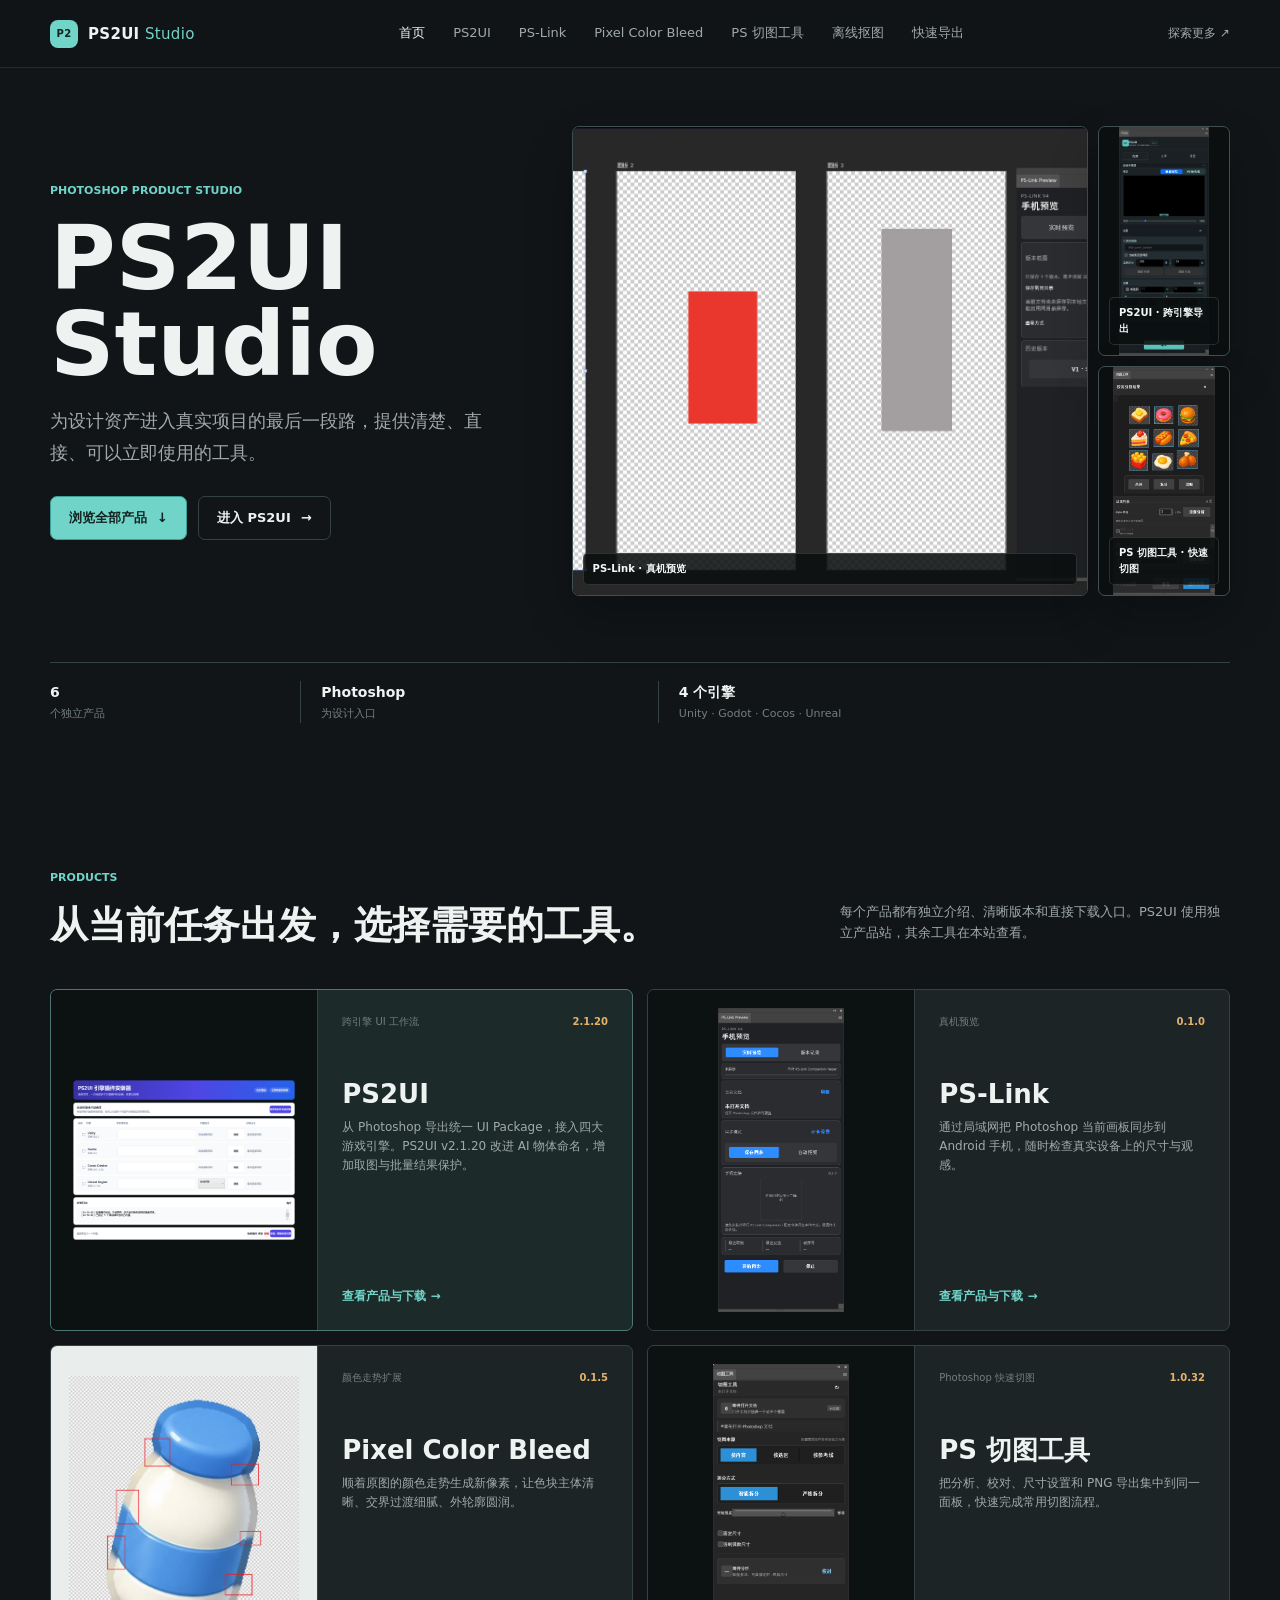
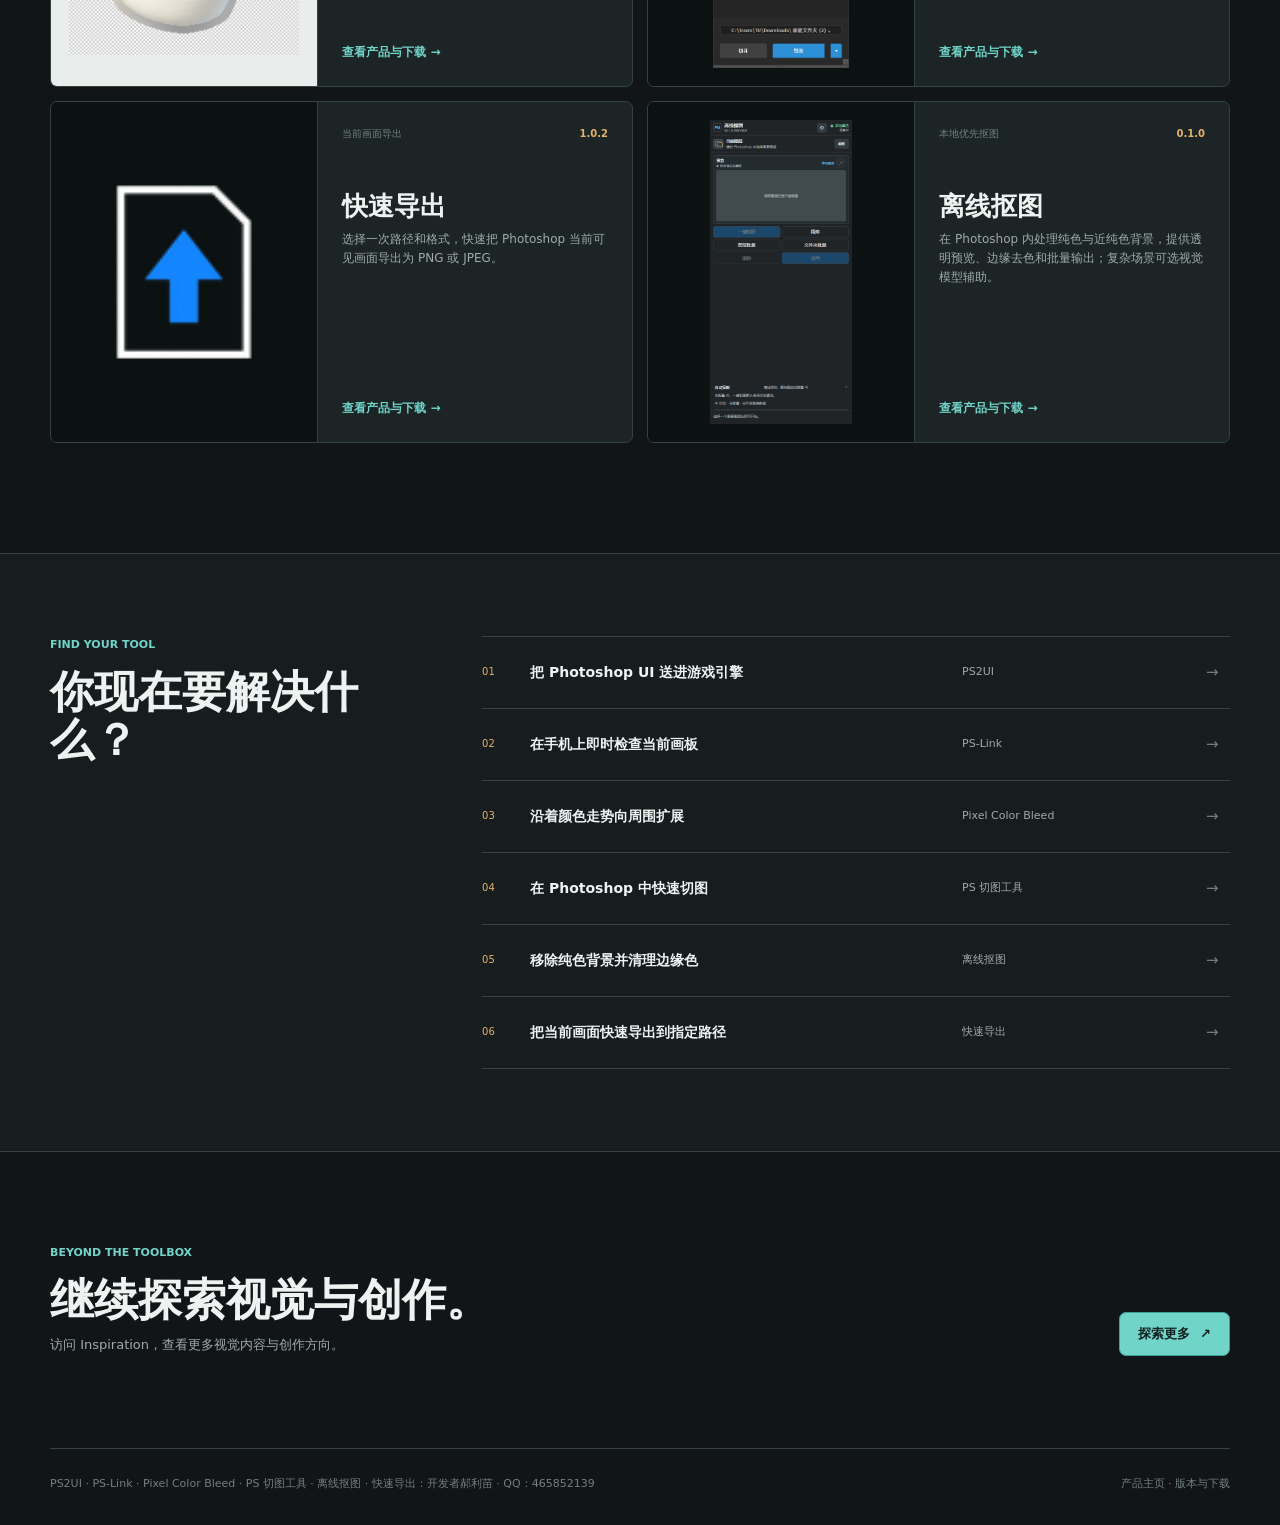
<file: index.html>
<!doctype html>
<html lang="zh-CN">
  <head>
    <meta charset="UTF-8" />
    <meta name="viewport" content="width=device-width, initial-scale=1" />
    <meta name="theme-color" content="#111518" />
    <meta name="description" content="PS2UI Studio 产品主页：面向 Photoshop 与游戏 UI 工作流的实用工具集合。" />
    <title>PS2UI Studio | 产品主页</title>
    <link rel="stylesheet" href="./styles.css" />
  </head>
  <body class="home-page">
    <header class="site-header">
      <a class="wordmark" href="./" aria-label="PS2UI Studio 首页"><span class="wordmark-mark">P2</span><span>PS2UI <em>Studio</em></span></a>
      <nav class="site-nav" aria-label="主导航">
        <a class="current" href="./" aria-current="page">首页</a>
        <a href="https://homer79980.github.io/PS2UI/">PS2UI</a>
        <a href="./ps-link.html">PS-Link</a>
        <a href="./pixel-color-bleed.html">Pixel Color Bleed</a>
        <a href="./ps-slicer.html">PS 切图工具</a>
        <a href="./ps-offline-mask.html">离线抠图</a>
        <a href="./quick-export.html">快速导出</a>
      </nav>
      <a class="header-link" href="https://leowalker023.github.io/lnspiration/" target="_blank" rel="noreferrer">探索更多 <span aria-hidden="true">↗</span></a>
    </header>

    <main>
      <section class="home-hero section-shell">
        <div class="home-hero-copy">
          <p class="eyebrow">PHOTOSHOP PRODUCT STUDIO</p>
          <h1>PS2UI Studio</h1>
          <p class="home-hero-lead">为设计资产进入真实项目的最后一段路，提供清楚、直接、可以立即使用的工具。</p>
          <div class="hero-actions">
            <a class="button button-primary" href="#products">浏览全部产品 <span aria-hidden="true">↓</span></a>
            <a class="button button-quiet" href="https://homer79980.github.io/PS2UI/">进入 PS2UI <span aria-hidden="true">→</span></a>
          </div>
        </div>

        <div class="home-showcase" aria-label="PS2UI Studio 产品界面预览">
          <figure class="home-shot home-shot-wide">
            <img src="./assets/ps-link-multi-artboard-preview.png" alt="PS-Link 多画板手机预览界面" />
            <figcaption>PS-Link · 真机预览</figcaption>
          </figure>
          <figure class="home-shot home-shot-panel">
            <img src="./assets/ps2ui-panel-nine-slice.png" alt="PS2UI Photoshop 九宫格面板" />
            <figcaption>PS2UI · 跨引擎导出</figcaption>
          </figure>
          <figure class="home-shot home-shot-panel">
            <img src="./assets/ps-slicer-review.png" alt="PS 切图工具切图校对面板" />
            <figcaption>PS 切图工具 · 快速切图</figcaption>
          </figure>
        </div>

        <div class="home-hero-meta" aria-label="工作室概览">
          <span><strong>6</strong> 个独立产品</span>
          <span><strong>Photoshop</strong> 为设计入口</span>
          <span><strong>4 个引擎</strong> Unity · Godot · Cocos · Unreal</span>
        </div>
      </section>

      <section id="products" class="home-products section-shell">
        <div class="section-heading home-section-heading">
          <div>
            <p class="eyebrow">PRODUCTS</p>
            <h2>从当前任务出发，选择需要的工具。</h2>
          </div>
          <p>每个产品都有独立介绍、清晰版本和直接下载入口。PS2UI 使用独立产品站，其余工具在本站查看。</p>
        </div>

        <div class="home-product-grid">
          <article class="home-product-card home-product-featured">
            <a class="home-product-visual" href="https://homer79980.github.io/PS2UI/" aria-label="查看 PS2UI 产品页">
              <img src="./assets/engine-installer-main.png" alt="PS2UI Engine Installer 主界面，显示 Unity、Godot、Cocos Creator 和 Unreal Engine" />
            </a>
            <div class="home-product-body">
              <div class="home-product-topline"><span>跨引擎 UI 工作流</span><strong data-product-version="ps2ui">当前版本</strong></div>
              <h3>PS2UI</h3>
              <p>从 Photoshop 导出统一 UI Package，接入四大游戏引擎。PS2UI v2.1.20 改进 AI 物体命名，增加取图与批量结果保护。</p>
              <a class="text-link" href="https://homer79980.github.io/PS2UI/">查看产品与下载 <span aria-hidden="true">→</span></a>
            </div>
          </article>

          <article class="home-product-card">
            <a class="home-product-visual" href="./ps-link.html" aria-label="查看 PS-Link 产品页">
              <img src="./assets/ps-link-preview-panel.png" alt="PS-Link Photoshop 手机预览控制面板" />
            </a>
            <div class="home-product-body">
              <div class="home-product-topline"><span>真机预览</span><strong data-product-version="ps-link">当前版本</strong></div>
              <h3>PS-Link</h3>
              <p>通过局域网把 Photoshop 当前画板同步到 Android 手机，随时检查真实设备上的尺寸与观感。</p>
              <a class="text-link" href="./ps-link.html">查看产品与下载 <span aria-hidden="true">→</span></a>
            </div>
          </article>

          <article class="home-product-card">
            <a class="home-product-visual home-product-visual-light" href="./pixel-color-bleed.html" aria-label="查看 Pixel Color Bleed 产品页">
              <img src="./assets/pixel-color-bleed-demo.png" alt="Pixel Color Bleed 沿颜色走势向周围扩展的效果" />
            </a>
            <div class="home-product-body">
              <div class="home-product-topline"><span>颜色走势扩展</span><strong data-product-version="pixel-color-bleed">当前版本</strong></div>
              <h3>Pixel Color Bleed</h3>
              <p>顺着原图的颜色走势生成新像素，让色块主体清晰、交界过渡细腻、外轮廓圆润。</p>
              <a class="text-link" href="./pixel-color-bleed.html">查看产品与下载 <span aria-hidden="true">→</span></a>
            </div>
          </article>

          <article class="home-product-card">
            <a class="home-product-visual" href="./ps-slicer.html" aria-label="查看 PS 切图工具产品页">
              <img src="./assets/ps-slicer-main-panel.png" alt="PS 切图工具 Photoshop 主面板" />
            </a>
            <div class="home-product-body">
              <div class="home-product-topline"><span>Photoshop 快速切图</span><strong data-product-version="ps-slicer">当前版本</strong></div>
              <h3>PS 切图工具</h3>
              <p>把分析、校对、尺寸设置和 PNG 导出集中到同一面板，快速完成常用切图流程。</p>
              <a class="text-link" href="./ps-slicer.html">查看产品与下载 <span aria-hidden="true">→</span></a>
            </div>
          </article>


          <article class="home-product-card">
            <a class="home-product-visual" href="./quick-export.html" aria-label="查看快速导出产品页">
              <img src="./assets/quick-export-icon.png" alt="快速导出 Photoshop 插件图标" />
            </a>
            <div class="home-product-body">
              <div class="home-product-topline"><span>当前画面导出</span><strong data-product-version="quick-export">当前版本</strong></div>
              <h3>快速导出</h3>
              <p>选择一次路径和格式，快速把 Photoshop 当前可见画面导出为 PNG 或 JPEG。</p>
              <a class="text-link" href="./quick-export.html">查看产品与下载 <span aria-hidden="true">→</span></a>
            </div>
          </article>

          <article class="home-product-card">
            <a class="home-product-visual" href="./ps-offline-mask.html" aria-label="查看离线抠图产品页">
              <img src="./assets/ps-offline-mask-panel.png" alt="离线抠图 Photoshop 主面板" />
            </a>
            <div class="home-product-body">
              <div class="home-product-topline"><span>本地优先抠图</span><strong data-product-version="ps-offline-mask">当前版本</strong></div>
              <h3>离线抠图</h3>
              <p>在 Photoshop 内处理纯色与近纯色背景，提供透明预览、边缘去色和批量输出；复杂场景可选视觉模型辅助。</p>
              <a class="text-link" href="./ps-offline-mask.html">查看产品与下载 <span aria-hidden="true">→</span></a>
            </div>
          </article>
        </div>
      </section>

      <section class="home-task-band">
        <div class="section-shell home-task-inner">
          <div class="home-task-intro">
            <p class="eyebrow">FIND YOUR TOOL</p>
            <h2>你现在要解决什么？</h2>
          </div>
          <div class="home-task-list">
            <a href="https://homer79980.github.io/PS2UI/"><span>01</span><strong>把 Photoshop UI 送进游戏引擎</strong><em>PS2UI</em><b aria-hidden="true">→</b></a>
            <a href="./ps-link.html"><span>02</span><strong>在手机上即时检查当前画板</strong><em>PS-Link</em><b aria-hidden="true">→</b></a>
            <a href="./pixel-color-bleed.html"><span>03</span><strong>沿着颜色走势向周围扩展</strong><em>Pixel Color Bleed</em><b aria-hidden="true">→</b></a>
            <a href="./ps-slicer.html"><span>04</span><strong>在 Photoshop 中快速切图</strong><em>PS 切图工具</em><b aria-hidden="true">→</b></a>
            <a href="./ps-offline-mask.html"><span>05</span><strong>移除纯色背景并清理边缘色</strong><em>离线抠图</em><b aria-hidden="true">→</b></a>
            <a href="./quick-export.html"><span>06</span><strong>把当前画面快速导出到指定路径</strong><em>快速导出</em><b aria-hidden="true">→</b></a>
          </div>
        </div>
      </section>

      <section class="home-explore section-shell">
        <div>
          <p class="eyebrow">BEYOND THE TOOLBOX</p>
          <h2>继续探索视觉与创作。</h2>
          <p>访问 Inspiration，查看更多视觉内容与创作方向。</p>
        </div>
        <a class="button button-primary" href="https://leowalker023.github.io/lnspiration/" target="_blank" rel="noreferrer">探索更多 <span aria-hidden="true">↗</span></a>
      </section>
    </main>

    <footer class="site-footer section-shell">
      <span>PS2UI · PS-Link · Pixel Color Bleed · PS 切图工具 · 离线抠图 · 快速导出：开发者郝利苗 · QQ：465852139</span>
      <span>产品主页 · 版本与下载</span>
    </footer>
    <script src="./home.js" defer></script>
  </body>
</html>
</file>
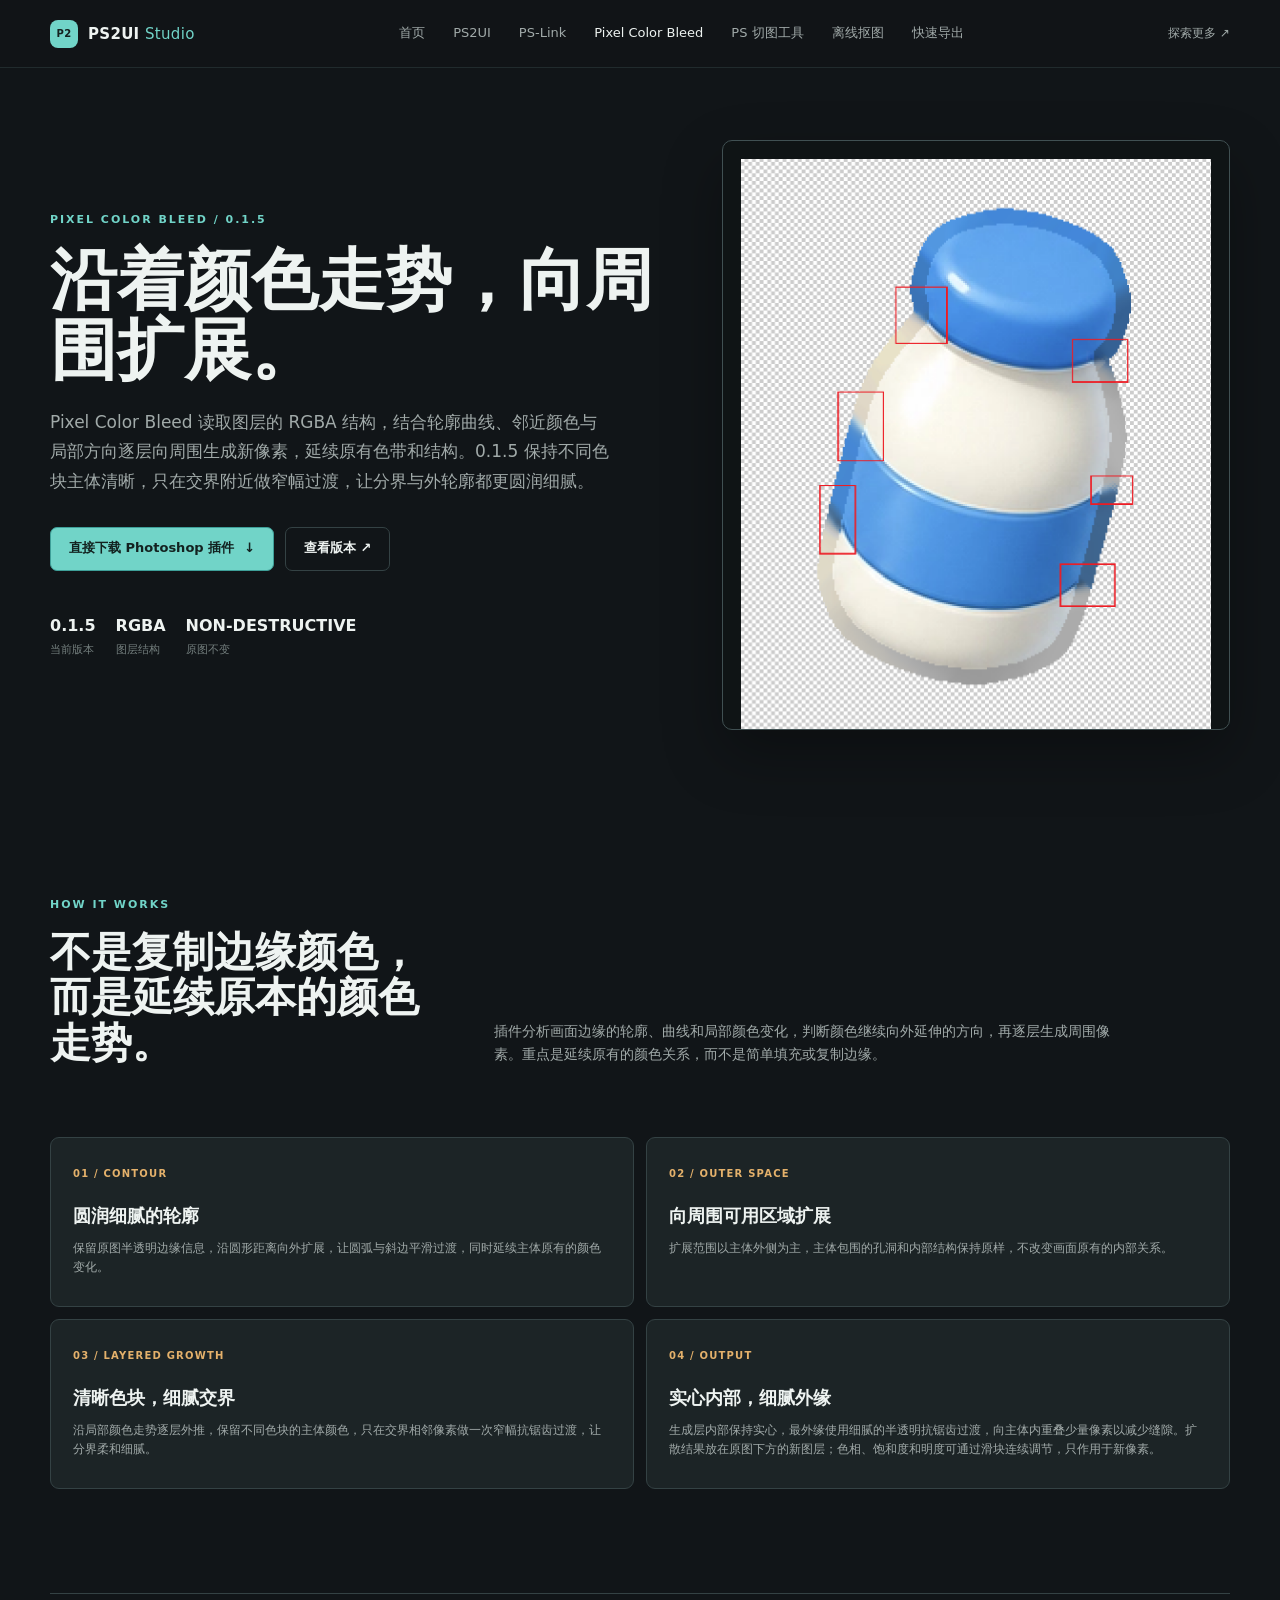
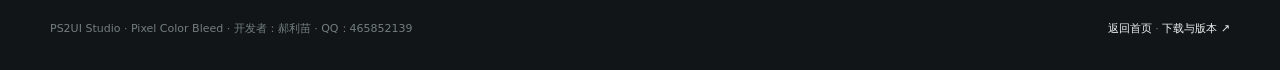
<file: pixel-color-bleed.html>
<!doctype html>
<html lang="zh-CN">
  <head>
    <meta charset="UTF-8" />
    <meta name="viewport" content="width=device-width, initial-scale=1" />
    <meta name="theme-color" content="#111518" />
    <meta name="description" content="Pixel Color Bleed 0.1.5 沿图层原有的颜色走势向周围扩展像素，色块主体清晰、交界过渡细腻、外轮廓圆润抗锯齿。" />
    <title>Pixel Color Bleed | PS2UI Studio</title>
    <link rel="stylesheet" href="./styles.css" />
  </head>
  <body class="tool-page">
    <header class="site-header">
      <a class="wordmark" href="./" aria-label="PS2UI Studio 首页"><span class="wordmark-mark">P2</span><span>PS2UI <em>Studio</em></span></a>
      <nav class="site-nav" aria-label="主导航">
        <a href="./">首页</a>
        <a href="https://homer79980.github.io/PS2UI/">PS2UI</a>
        <a href="./ps-link.html">PS-Link</a>
        <a class="current" href="./pixel-color-bleed.html">Pixel Color Bleed</a>
        <a href="./ps-slicer.html">PS 切图工具</a>
        <a href="./ps-offline-mask.html">离线抠图</a>
        <a href="./quick-export.html">快速导出</a>
      </nav>
      <a class="header-link" href="https://leowalker023.github.io/lnspiration/" target="_blank" rel="noreferrer">探索更多 <span aria-hidden="true">↗</span></a>
    </header>

    <main id="top">
      <section class="tool-page-hero section-shell">
        <div class="tool-page-copy">
          <p class="eyebrow">PIXEL COLOR BLEED / 0.1.5</p>
          <h1>沿着颜色走势，向周围扩展。</h1>
          <p class="hero-lead">Pixel Color Bleed 读取图层的 RGBA 结构，结合轮廓曲线、邻近颜色与局部方向逐层向周围生成新像素，延续原有色带和结构。0.1.5 保持不同色块主体清晰，只在交界附近做窄幅过渡，让分界与外轮廓都更圆润细腻。</p>
          <div class="hero-actions"><a class="button button-primary" href="https://github.com/Homer79980/Pixel-Color-Bleed-Releases/releases/download/v0.1.5/pixel-color-bleed-0.1.5.ccx">直接下载 Photoshop 插件 <span aria-hidden="true">↓</span></a><a class="button button-quiet" href="https://github.com/Homer79980/Pixel-Color-Bleed-Releases/releases/latest" target="_blank" rel="noreferrer">查看版本 ↗</a></div>
          <div class="hero-facts" aria-label="Pixel Color Bleed 信息"><span><strong>0.1.5</strong> 当前版本</span><span><strong>RGBA</strong> 图层结构</span><span><strong>NON-DESTRUCTIVE</strong> 原图不变</span></div>
        </div>
        <div class="tool-page-visual pixel-bleed-visual"><a href="./assets/pixel-color-bleed-demo.png" target="_blank" rel="noreferrer"><img src="./assets/pixel-color-bleed-demo.png" alt="Pixel Color Bleed 沿颜色走势向周围扩展示意图" /></a></div>
      </section>

      <section class="section-shell tool-explanation">
        <div><p class="eyebrow">HOW IT WORKS</p><h2>不是复制边缘颜色，而是延续原本的颜色走势。</h2></div>
        <p>插件分析画面边缘的轮廓、曲线和局部颜色变化，判断颜色继续向外延伸的方向，再逐层生成周围像素。重点是延续原有的颜色关系，而不是简单填充或复制边缘。</p>
      </section>

      <section class="section-shell tool-detail-grid">
        <article class="tool-detail"><span class="guide-kicker">01 / CONTOUR</span><h3>圆润细腻的轮廓</h3><p>保留原图半透明边缘信息，沿圆形距离向外扩展，让圆弧与斜边平滑过渡，同时延续主体原有的颜色变化。</p></article>
        <article class="tool-detail"><span class="guide-kicker">02 / OUTER SPACE</span><h3>向周围可用区域扩展</h3><p>扩展范围以主体外侧为主，主体包围的孔洞和内部结构保持原样，不改变画面原有的内部关系。</p></article>
        <article class="tool-detail"><span class="guide-kicker">03 / LAYERED GROWTH</span><h3>清晰色块，细腻交界</h3><p>沿局部颜色走势逐层外推，保留不同色块的主体颜色，只在交界相邻像素做一次窄幅抗锯齿过渡，让分界柔和细腻。</p></article>
        <article class="tool-detail"><span class="guide-kicker">04 / OUTPUT</span><h3>实心内部，细腻外缘</h3><p>生成层内部保持实心，最外缘使用细腻的半透明抗锯齿过渡，向主体内重叠少量像素以减少缝隙。扩散结果放在原图下方的新图层；色相、饱和度和明度可通过滑块连续调节，只作用于新像素。</p></article>
      </section>
    </main>

    <footer class="site-footer section-shell"><span>PS2UI Studio · Pixel Color Bleed · 开发者：郝利苗 · QQ：465852139</span><span><a href="./">返回首页</a> · <a href="https://github.com/Homer79980/Pixel-Color-Bleed-Releases/releases/latest" target="_blank" rel="noreferrer">下载与版本 ↗</a></span></footer>
  </body>
</html>
</file>
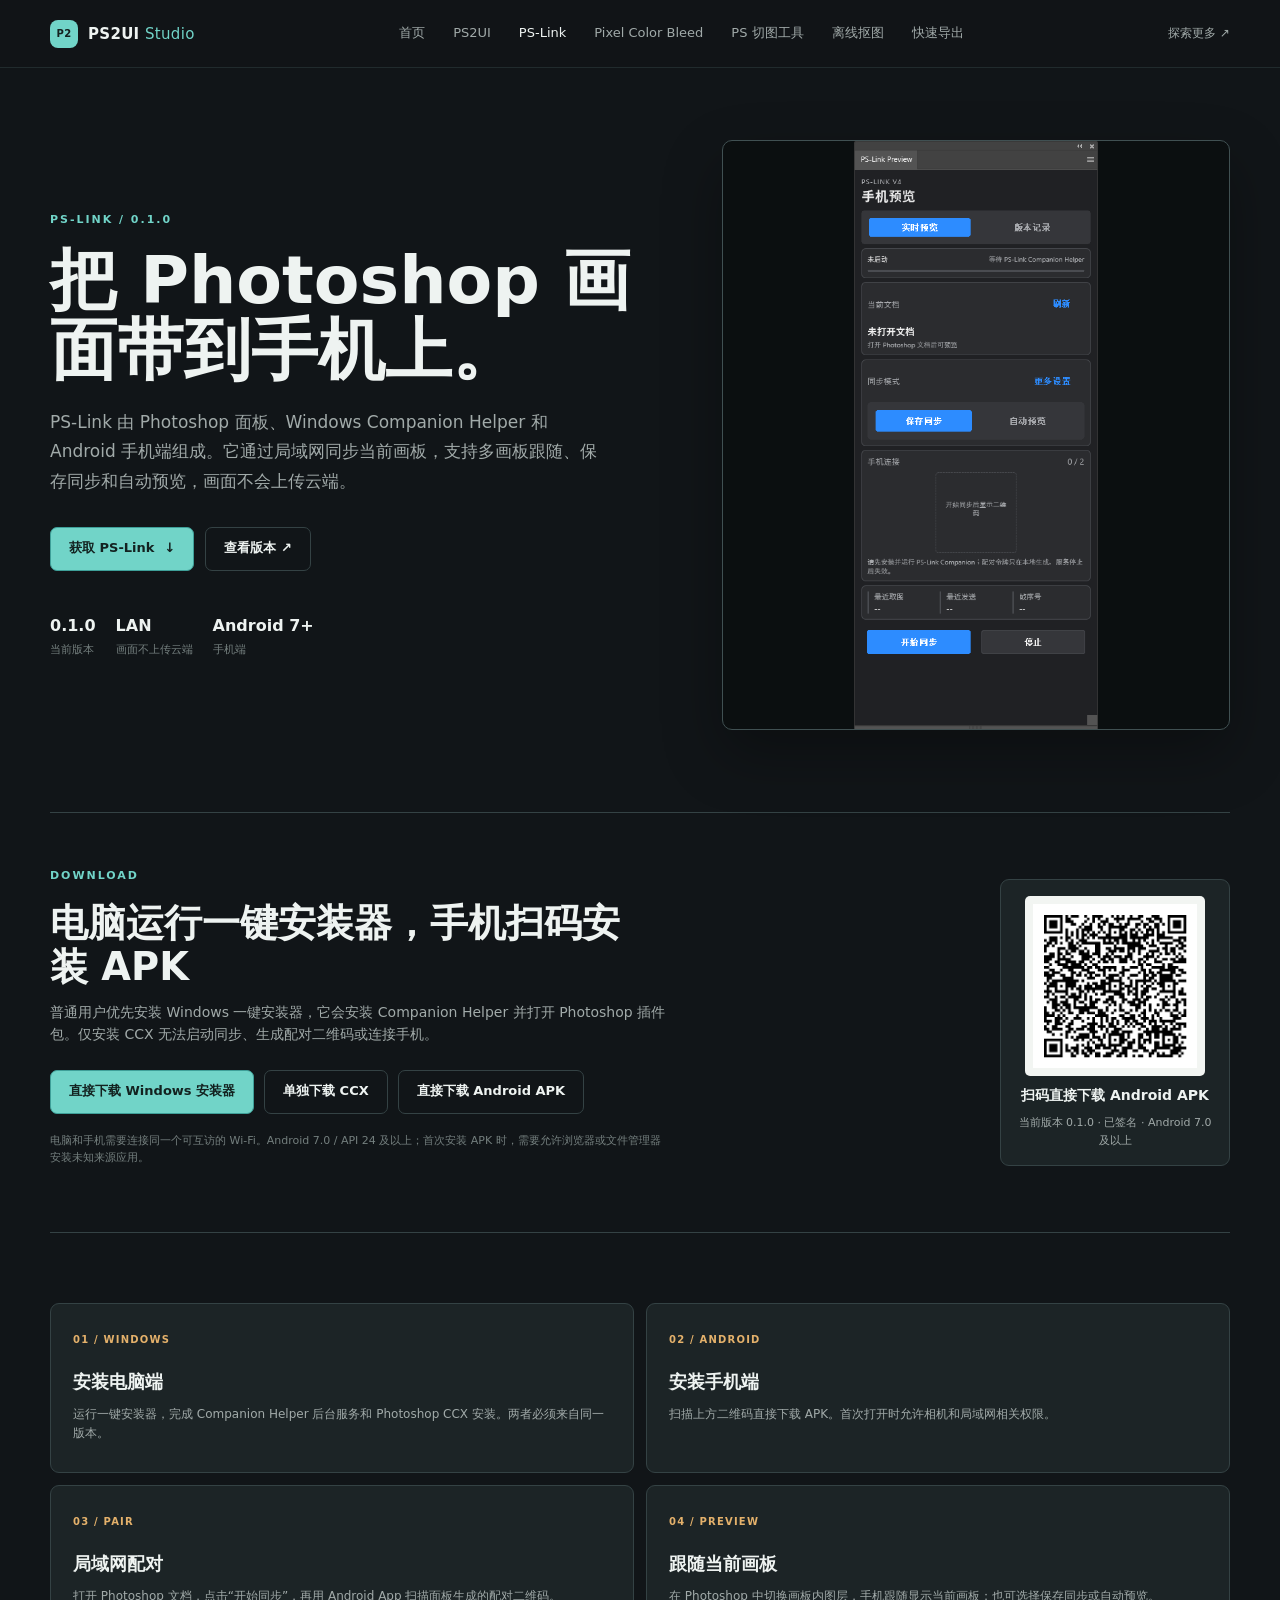
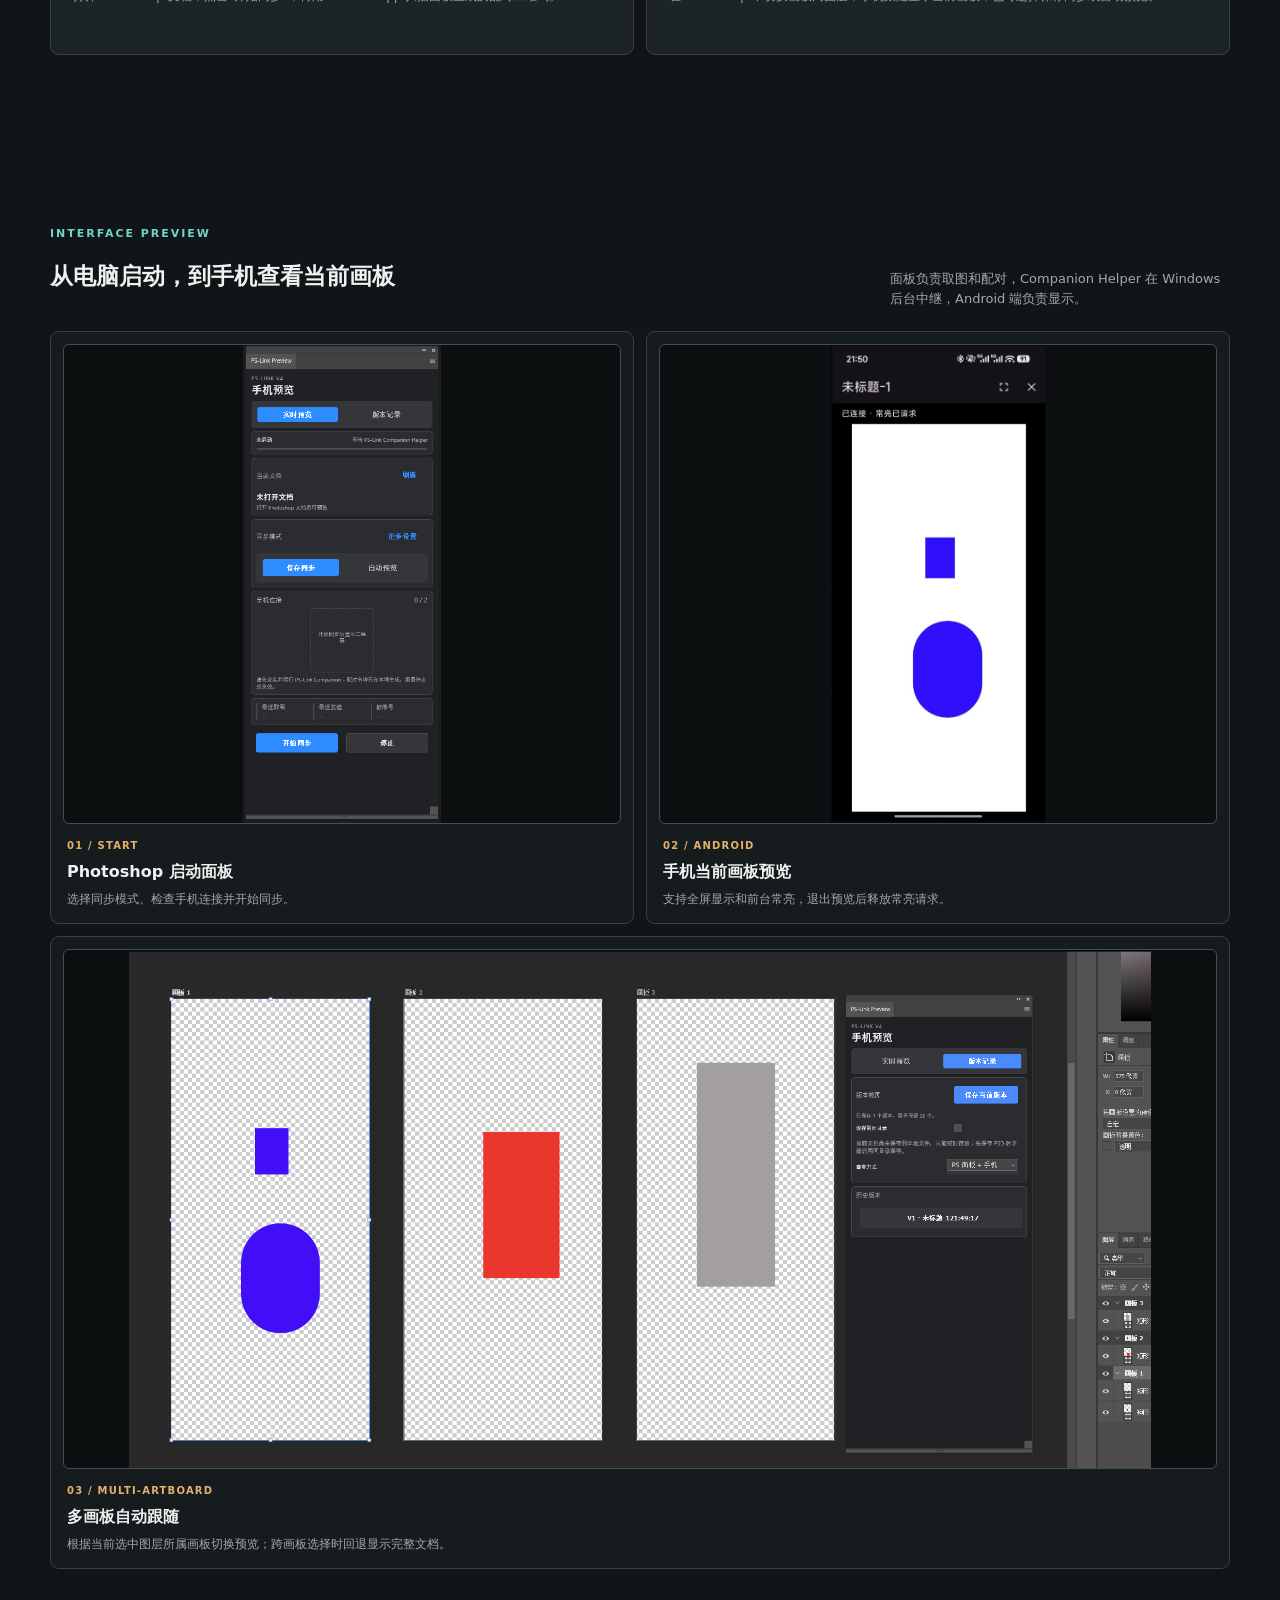
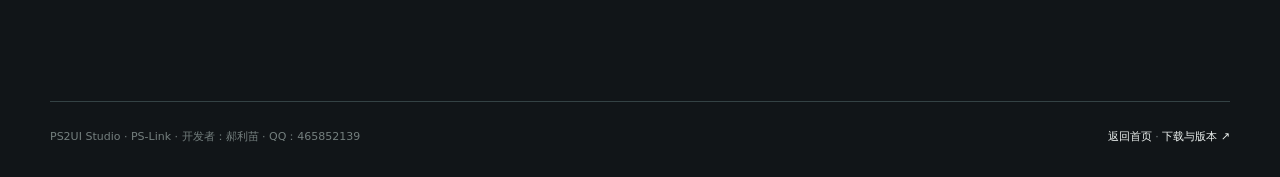
<file: ps-link.html>
<!doctype html>
<html lang="zh-CN">
  <head>
    <meta charset="UTF-8" />
    <meta name="viewport" content="width=device-width, initial-scale=1" />
    <meta name="theme-color" content="#111518" />
    <meta name="description" content="PS-Link Photoshop 与 Android 手机预览工具。" />
    <title>PS-Link | PS2UI Studio</title>
    <link rel="stylesheet" href="./styles.css" />
  </head>
  <body class="tool-page">
    <header class="site-header">
      <a class="wordmark" href="./" aria-label="PS2UI Studio 首页"><span class="wordmark-mark">P2</span><span>PS2UI <em>Studio</em></span></a>
      <nav class="site-nav" aria-label="主导航">
        <a href="./">首页</a>
        <a href="https://homer79980.github.io/PS2UI/">PS2UI</a>
        <a class="current" href="./ps-link.html">PS-Link</a>
        <a href="./pixel-color-bleed.html">Pixel Color Bleed</a>
        <a href="./ps-slicer.html">PS 切图工具</a>
        <a href="./ps-offline-mask.html">离线抠图</a>
        <a href="./quick-export.html">快速导出</a>
      </nav>
      <a class="header-link" href="https://leowalker023.github.io/lnspiration/" target="_blank" rel="noreferrer">探索更多 <span aria-hidden="true">↗</span></a>
    </header>

    <main id="top">
      <section class="tool-page-hero section-shell">
        <div class="tool-page-copy">
          <p class="eyebrow">PS-LINK / 0.1.0</p>
          <h1>把 Photoshop 画面带到手机上。</h1>
          <p class="hero-lead">PS-Link 由 Photoshop 面板、Windows Companion Helper 和 Android 手机端组成。它通过局域网同步当前画板，支持多画板跟随、保存同步和自动预览，画面不会上传云端。</p>
          <div class="hero-actions"><a class="button button-primary" href="#download">获取 PS-Link <span aria-hidden="true">↓</span></a><a class="button button-quiet" href="https://github.com/Homer79980/PS-Link-Releases/releases/latest" target="_blank" rel="noreferrer">查看版本 ↗</a></div>
          <div class="hero-facts" aria-label="PS-Link 信息"><span><strong>0.1.0</strong> 当前版本</span><span><strong>LAN</strong> 画面不上传云端</span><span><strong>Android 7+</strong> 手机端</span></div>
        </div>
        <div class="tool-page-visual"><img src="./assets/ps-link-preview-panel.png" alt="PS-Link Photoshop 手机预览面板" /></div>
      </section>

      <section id="download" class="section-shell tool-download">
        <div class="tool-download-copy">
          <p class="eyebrow">DOWNLOAD</p>
          <h2>电脑运行一键安装器，手机扫码安装 APK</h2>
          <p>普通用户优先安装 Windows 一键安装器，它会安装 Companion Helper 并打开 Photoshop 插件包。仅安装 CCX 无法启动同步、生成配对二维码或连接手机。</p>
          <div class="tool-download-actions"><a class="button button-primary" href="https://github.com/Homer79980/PS-Link-Releases/releases/download/v0.1.0/PS-Link-Setup-0.1.0.exe">直接下载 Windows 安装器</a><a class="button button-quiet" href="https://github.com/Homer79980/PS-Link-Releases/releases/download/v0.1.0/PS-Link-Photoshop-Plugin-0.1.0.ccx">单独下载 CCX</a><a class="button button-quiet" href="https://github.com/Homer79980/PS-Link-Releases/releases/download/v0.1.0/PS-Link-Android-0.1.0.apk">直接下载 Android APK</a></div>
          <p class="tool-note">电脑和手机需要连接同一个可互访的 Wi-Fi。Android 7.0 / API 24 及以上；首次安装 APK 时，需要允许浏览器或文件管理器安装未知来源应用。</p>
        </div>
        <div class="qr-panel"><img src="./assets/ps-link-android-qr.png?v=0.1.0-signed-20260827" alt="扫码直接下载 PS-Link Android APK" /><strong>扫码直接下载 Android APK</strong><span>当前版本 0.1.0 · 已签名 · Android 7.0 及以上</span></div>
      </section>

      <section class="section-shell tool-detail-grid">
        <article class="tool-detail"><span class="guide-kicker">01 / WINDOWS</span><h3>安装电脑端</h3><p>运行一键安装器，完成 Companion Helper 后台服务和 Photoshop CCX 安装。两者必须来自同一版本。</p></article>
        <article class="tool-detail"><span class="guide-kicker">02 / ANDROID</span><h3>安装手机端</h3><p>扫描上方二维码直接下载 APK。首次打开时允许相机和局域网相关权限。</p></article>
        <article class="tool-detail"><span class="guide-kicker">03 / PAIR</span><h3>局域网配对</h3><p>打开 Photoshop 文档，点击“开始同步”，再用 Android App 扫描面板生成的配对二维码。</p></article>
        <article class="tool-detail"><span class="guide-kicker">04 / PREVIEW</span><h3>跟随当前画板</h3><p>在 Photoshop 中切换画板内图层，手机跟随显示当前画板；也可选择保存同步或自动预览。</p></article>
      </section>

      <section class="section-shell ps-link-showcase">
        <div class="panel-gallery-heading">
          <div><p class="eyebrow">INTERFACE PREVIEW</p><h2>从电脑启动，到手机查看当前画板</h2></div>
          <p>面板负责取图和配对，Companion Helper 在 Windows 后台中继，Android 端负责显示。</p>
        </div>
        <div class="panel-gallery ps-link-gallery">
          <figure class="panel-shot"><div class="panel-shot-image"><a href="./assets/ps-link-panel-start.png" target="_blank" rel="noreferrer"><img src="./assets/ps-link-panel-start.png" loading="lazy" alt="PS-Link Photoshop 面板启动界面" /></a></div><figcaption><span class="panel-shot-kicker">01 / START</span><strong>Photoshop 启动面板</strong><span>选择同步模式、检查手机连接并开始同步。</span></figcaption></figure>
          <figure class="panel-shot"><div class="panel-shot-image"><a href="./assets/ps-link-android-artboard-preview.png" target="_blank" rel="noreferrer"><img src="./assets/ps-link-android-artboard-preview.png" loading="lazy" alt="PS-Link Android 当前画板预览" /></a></div><figcaption><span class="panel-shot-kicker">02 / ANDROID</span><strong>手机当前画板预览</strong><span>支持全屏显示和前台常亮，退出预览后释放常亮请求。</span></figcaption></figure>
          <figure class="panel-shot panel-shot-wide"><div class="panel-shot-image"><a href="./assets/ps-link-multi-artboard-preview.png" target="_blank" rel="noreferrer"><img src="./assets/ps-link-multi-artboard-preview.png" loading="lazy" alt="PS-Link Photoshop 多画板跟随当前画板" /></a></div><figcaption><span class="panel-shot-kicker">03 / MULTI-ARTBOARD</span><strong>多画板自动跟随</strong><span>根据当前选中图层所属画板切换预览；跨画板选择时回退显示完整文档。</span></figcaption></figure>
        </div>
      </section>
    </main>

    <footer class="site-footer section-shell"><span>PS2UI Studio · PS-Link · 开发者：郝利苗 · QQ：465852139</span><span><a href="./">返回首页</a> · <a href="https://github.com/Homer79980/PS-Link-Releases/releases/latest" target="_blank" rel="noreferrer">下载与版本 ↗</a></span></footer>
  </body>
</html>
</file>
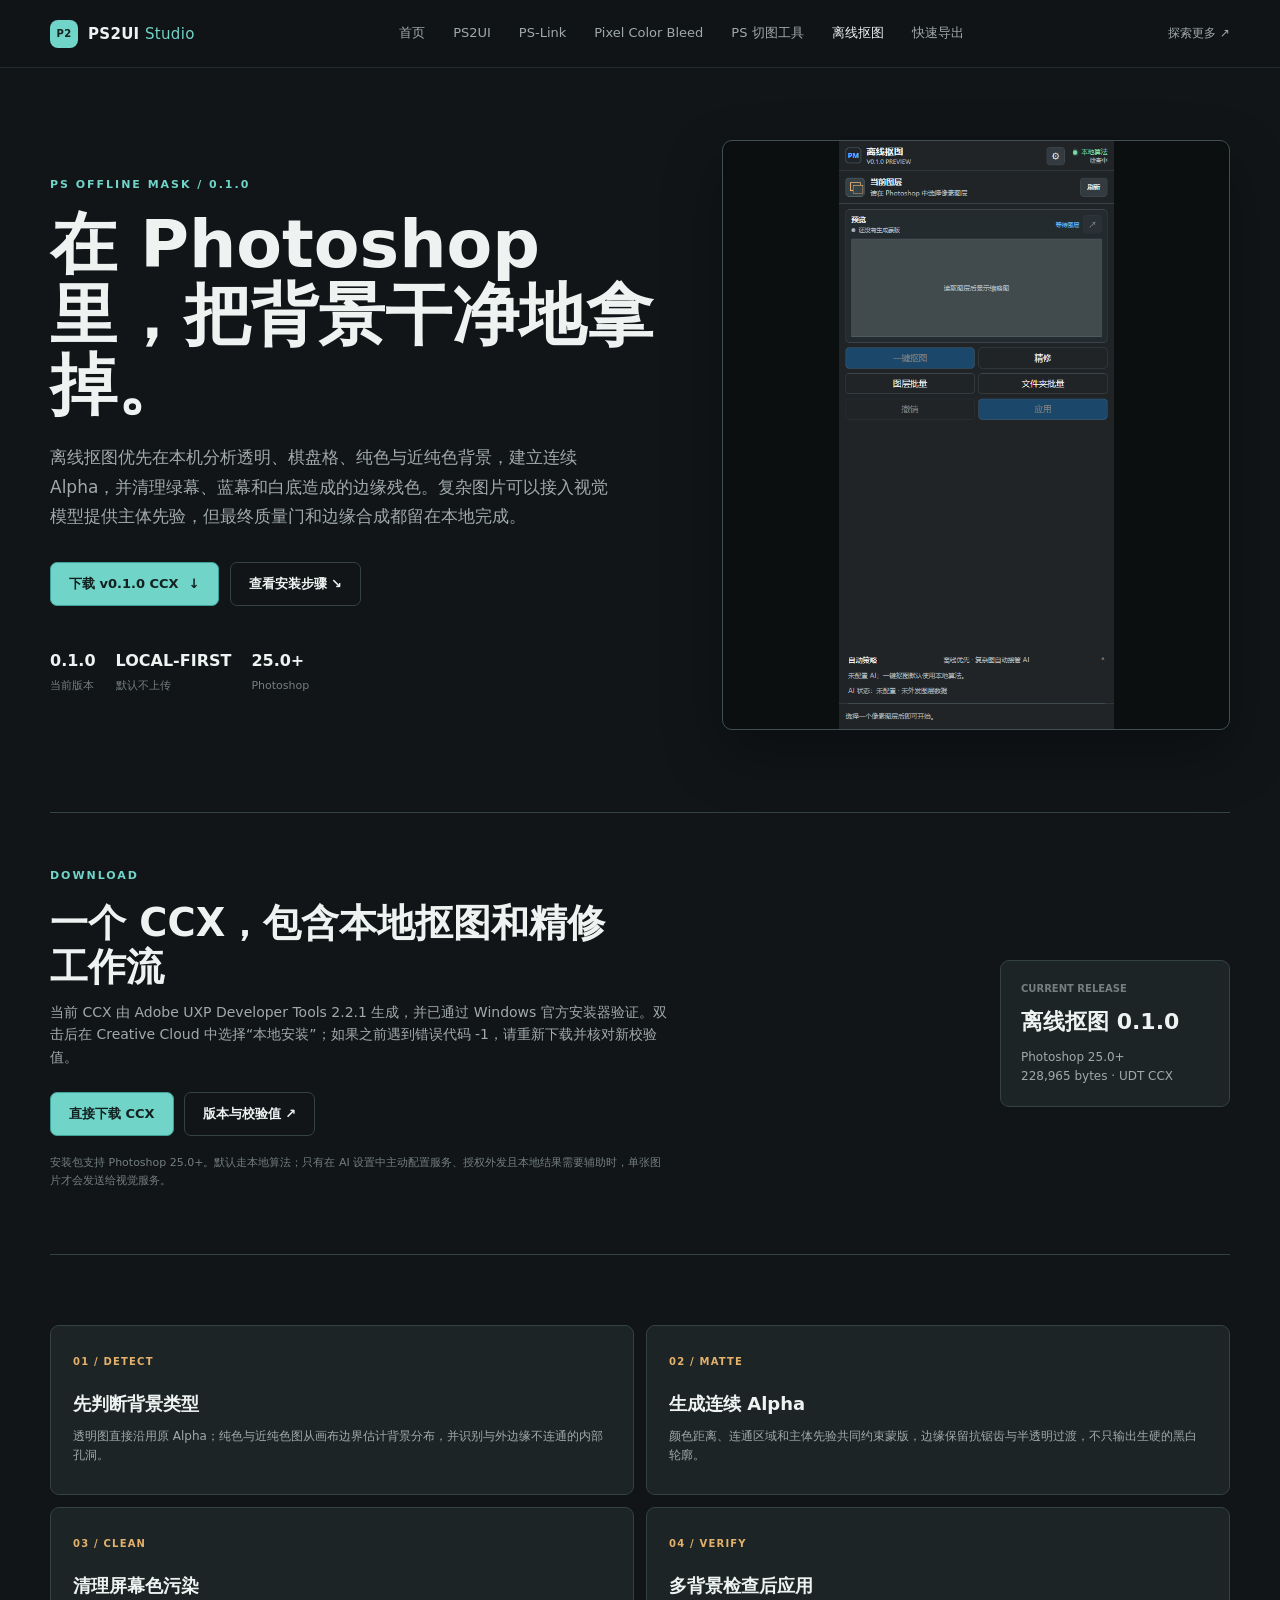
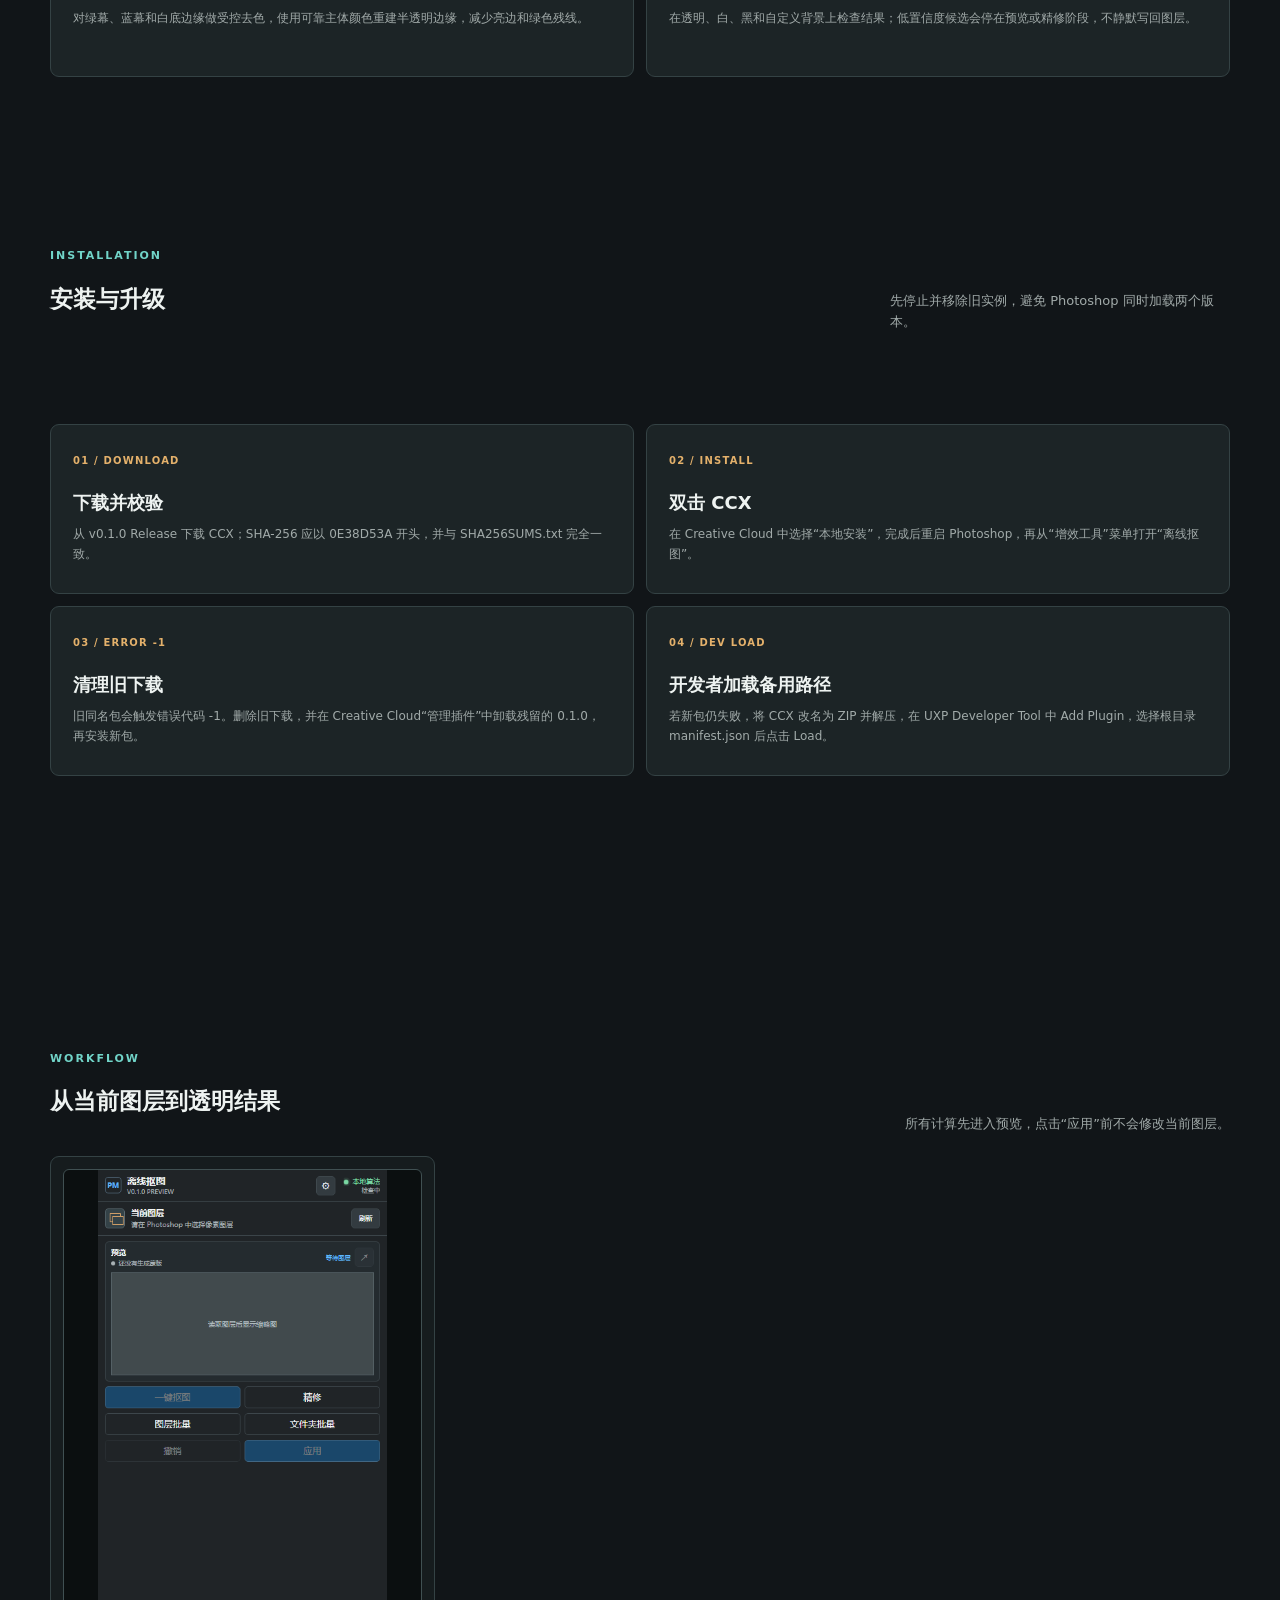
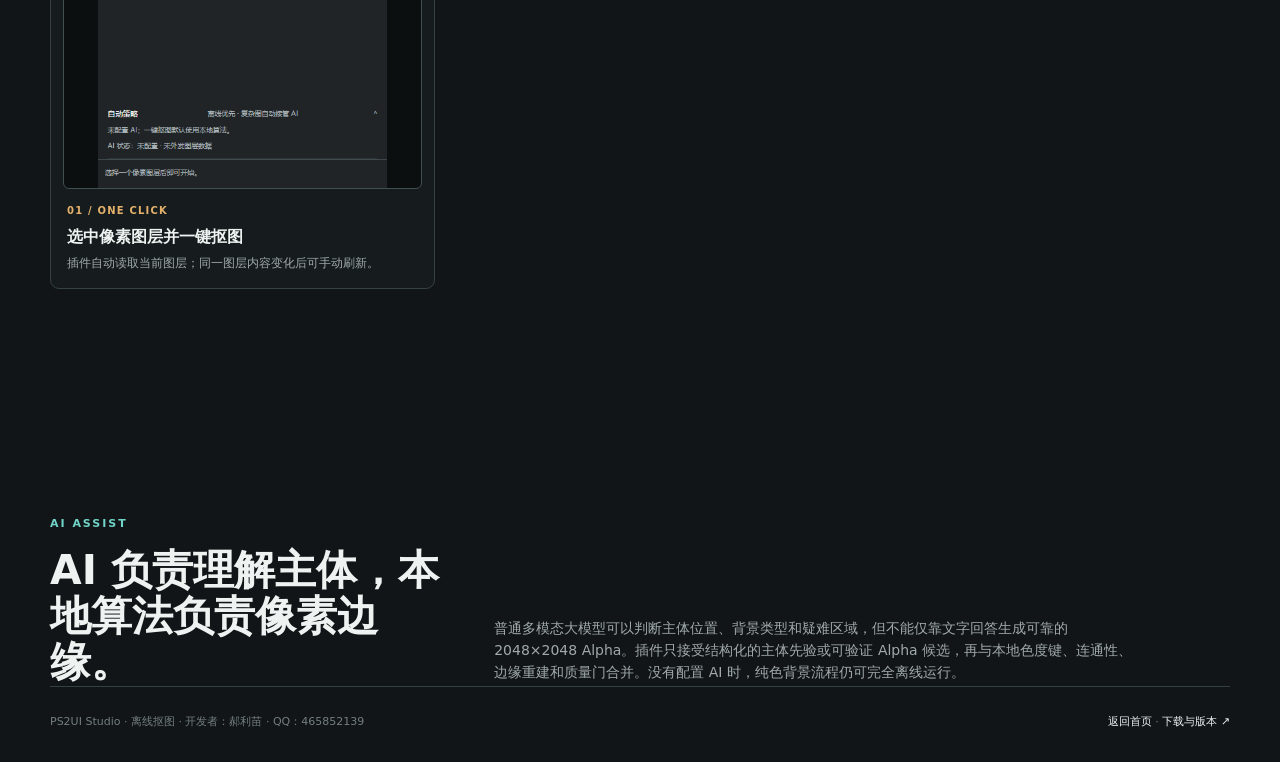
<file: ps-offline-mask.html>
<!doctype html>
<html lang="zh-CN">
  <head>
    <meta charset="UTF-8" />
    <meta name="viewport" content="width=device-width, initial-scale=1" />
    <meta name="theme-color" content="#111518" />
    <meta name="description" content="离线抠图：在 Photoshop 内本地优先移除纯色与近纯色背景，并提供边缘精修和批量输出。" />
    <title>离线抠图 | PS2UI Studio</title>
    <link rel="stylesheet" href="./styles.css" />
  </head>
  <body class="tool-page">
    <header class="site-header">
      <a class="wordmark" href="./" aria-label="PS2UI Studio 首页"><span class="wordmark-mark">P2</span><span>PS2UI <em>Studio</em></span></a>
      <nav class="site-nav" aria-label="主导航">
        <a href="./">首页</a>
        <a href="https://homer79980.github.io/PS2UI/">PS2UI</a>
        <a href="./ps-link.html">PS-Link</a>
        <a href="./pixel-color-bleed.html">Pixel Color Bleed</a>
        <a href="./ps-slicer.html">PS 切图工具</a>
        <a class="current" href="./ps-offline-mask.html" aria-current="page">离线抠图</a>
        <a href="./quick-export.html">快速导出</a>
      </nav>
      <a class="header-link" href="https://leowalker023.github.io/lnspiration/" target="_blank" rel="noreferrer">探索更多 <span aria-hidden="true">↗</span></a>
    </header>

    <main id="top">
      <section class="tool-page-hero section-shell">
        <div class="tool-page-copy">
          <p class="eyebrow">PS OFFLINE MASK / 0.1.0</p>
          <h1>在 Photoshop 里，把背景干净地拿掉。</h1>
          <p class="hero-lead">离线抠图优先在本机分析透明、棋盘格、纯色与近纯色背景，建立连续 Alpha，并清理绿幕、蓝幕和白底造成的边缘残色。复杂图片可以接入视觉模型提供主体先验，但最终质量门和边缘合成都留在本地完成。</p>
          <div class="hero-actions"><a class="button button-primary" href="https://github.com/Homer79980/ps-offline-mask-releases/releases/download/v0.1.0/ps-offline-mask-0.1.0.ccx">下载 v0.1.0 CCX <span aria-hidden="true">↓</span></a><a class="button button-quiet" href="#install">查看安装步骤 ↘</a></div>
          <div class="hero-facts" aria-label="离线抠图信息"><span><strong>0.1.0</strong> 当前版本</span><span><strong>LOCAL-FIRST</strong> 默认不上传</span><span><strong>25.0+</strong> Photoshop</span></div>
        </div>
        <div class="tool-page-visual"><a href="./assets/ps-offline-mask-panel.png" target="_blank" rel="noreferrer"><img src="./assets/ps-offline-mask-panel.png" alt="离线抠图 Photoshop 主面板，显示当前图层、结果预览和自动策略" /></a></div>
      </section>

      <section id="download" class="section-shell tool-download">
        <div class="tool-download-copy">
          <p class="eyebrow">DOWNLOAD</p>
          <h2>一个 CCX，包含本地抠图和精修工作流</h2>
          <p>当前 CCX 由 Adobe UXP Developer Tools 2.2.1 生成，并已通过 Windows 官方安装器验证。双击后在 Creative Cloud 中选择“本地安装”；如果之前遇到错误代码 -1，请重新下载并核对新校验值。</p>
          <div class="tool-download-actions"><a class="button button-primary" href="https://github.com/Homer79980/ps-offline-mask-releases/releases/download/v0.1.0/ps-offline-mask-0.1.0.ccx">直接下载 CCX</a><a class="button button-quiet" href="https://github.com/Homer79980/ps-offline-mask-releases/releases/tag/v0.1.0" target="_blank" rel="noreferrer">版本与校验值 ↗</a></div>
          <p class="tool-note">安装包支持 Photoshop 25.0+。默认走本地算法；只有在 AI 设置中主动配置服务、授权外发且本地结果需要辅助时，单张图片才会发送给视觉服务。</p>
        </div>
        <aside class="download-spec" aria-label="离线抠图版本信息"><span>CURRENT RELEASE</span><strong>离线抠图 0.1.0</strong><small>Photoshop 25.0+<br />228,965 bytes · UDT CCX</small></aside>
      </section>

      <section class="section-shell tool-detail-grid">
        <article class="tool-detail"><span class="guide-kicker">01 / DETECT</span><h3>先判断背景类型</h3><p>透明图直接沿用原 Alpha；纯色与近纯色图从画布边界估计背景分布，并识别与外边缘不连通的内部孔洞。</p></article>
        <article class="tool-detail"><span class="guide-kicker">02 / MATTE</span><h3>生成连续 Alpha</h3><p>颜色距离、连通区域和主体先验共同约束蒙版，边缘保留抗锯齿与半透明过渡，不只输出生硬的黑白轮廓。</p></article>
        <article class="tool-detail"><span class="guide-kicker">03 / CLEAN</span><h3>清理屏幕色污染</h3><p>对绿幕、蓝幕和白底边缘做受控去色，使用可靠主体颜色重建半透明边缘，减少亮边和绿色残线。</p></article>
        <article class="tool-detail"><span class="guide-kicker">04 / VERIFY</span><h3>多背景检查后应用</h3><p>在透明、白、黑和自定义背景上检查结果；低置信度候选会停在预览或精修阶段，不静默写回图层。</p></article>
      </section>

      <section id="install" class="section-shell ps-slicer-showcase">
        <div class="panel-gallery-heading">
          <div><p class="eyebrow">INSTALLATION</p><h2>安装与升级</h2></div>
          <p>先停止并移除旧实例，避免 Photoshop 同时加载两个版本。</p>
        </div>
        <div class="tool-detail-grid">
          <article class="tool-detail"><span class="guide-kicker">01 / DOWNLOAD</span><h3>下载并校验</h3><p>从 v0.1.0 Release 下载 CCX；SHA-256 应以 0E38D53A 开头，并与 SHA256SUMS.txt 完全一致。</p></article>
          <article class="tool-detail"><span class="guide-kicker">02 / INSTALL</span><h3>双击 CCX</h3><p>在 Creative Cloud 中选择“本地安装”，完成后重启 Photoshop，再从“增效工具”菜单打开“离线抠图”。</p></article>
          <article class="tool-detail"><span class="guide-kicker">03 / ERROR -1</span><h3>清理旧下载</h3><p>旧同名包会触发错误代码 -1。删除旧下载，并在 Creative Cloud“管理插件”中卸载残留的 0.1.0，再安装新包。</p></article>
          <article class="tool-detail"><span class="guide-kicker">04 / DEV LOAD</span><h3>开发者加载备用路径</h3><p>若新包仍失败，将 CCX 改名为 ZIP 并解压，在 UXP Developer Tool 中 Add Plugin，选择根目录 manifest.json 后点击 Load。</p></article>
        </div>
      </section>

      <section class="section-shell ps-slicer-showcase">
        <div class="panel-gallery-heading">
          <div><p class="eyebrow">WORKFLOW</p><h2>从当前图层到透明结果</h2></div>
          <p>所有计算先进入预览，点击“应用”前不会修改当前图层。</p>
        </div>
        <div class="panel-gallery">
          <figure class="panel-shot"><div class="panel-shot-image"><a href="./assets/ps-offline-mask-panel.png" target="_blank" rel="noreferrer"><img src="./assets/ps-offline-mask-panel.png" loading="lazy" alt="离线抠图 Photoshop 主面板结构预览" /></a></div><figcaption><span class="panel-shot-kicker">01 / ONE CLICK</span><strong>选中像素图层并一键抠图</strong><span>插件自动读取当前图层；同一图层内容变化后可手动刷新。</span></figcaption></figure>
        </div>
      </section>

      <section class="section-shell tool-explanation">
        <div><p class="eyebrow">AI ASSIST</p><h2>AI 负责理解主体，本地算法负责像素边缘。</h2></div>
        <p>普通多模态大模型可以判断主体位置、背景类型和疑难区域，但不能仅靠文字回答生成可靠的 2048×2048 Alpha。插件只接受结构化的主体先验或可验证 Alpha 候选，再与本地色度键、连通性、边缘重建和质量门合并。没有配置 AI 时，纯色背景流程仍可完全离线运行。</p>
      </section>
    </main>

    <footer class="site-footer section-shell"><span>PS2UI Studio · 离线抠图 · 开发者：郝利苗 · QQ：465852139</span><span><a href="./">返回首页</a> · <a href="https://github.com/Homer79980/ps-offline-mask-releases/releases/tag/v0.1.0" target="_blank" rel="noreferrer">下载与版本 ↗</a></span></footer>
  </body>
</html>
</file>
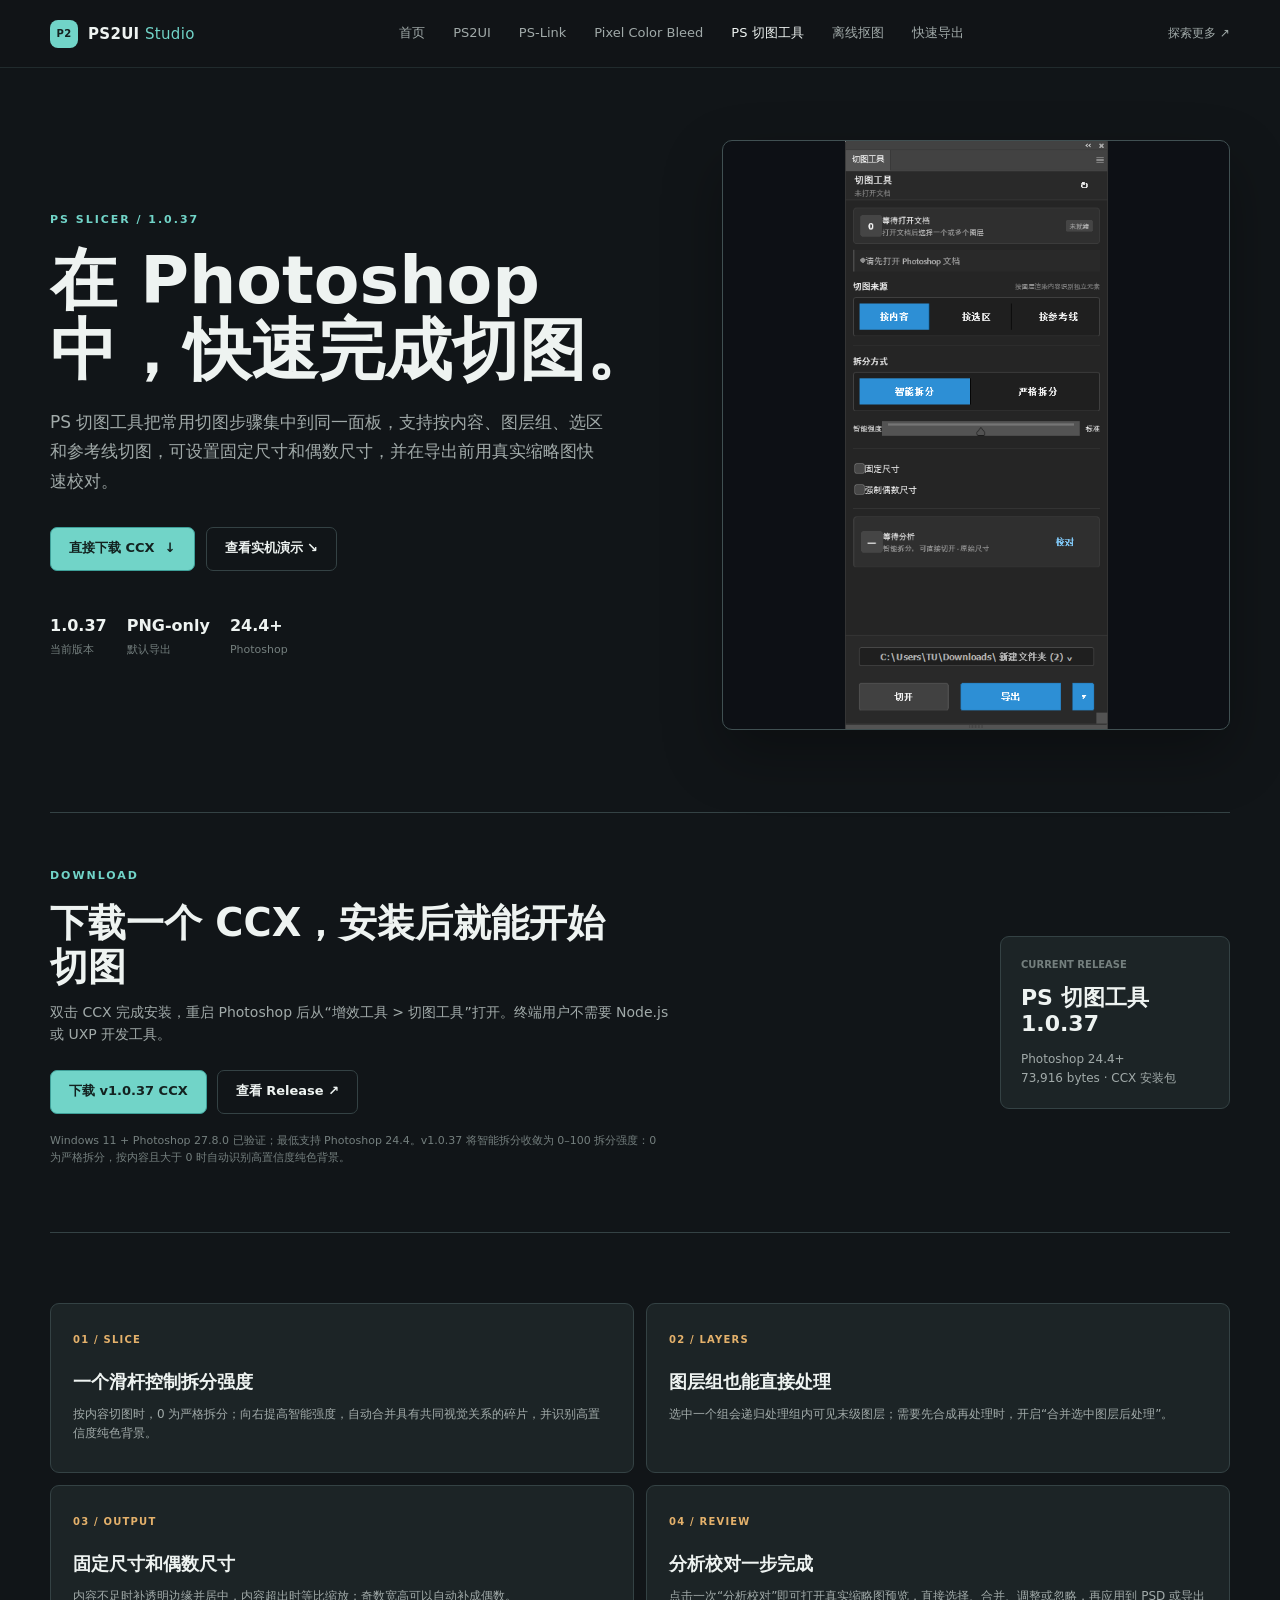
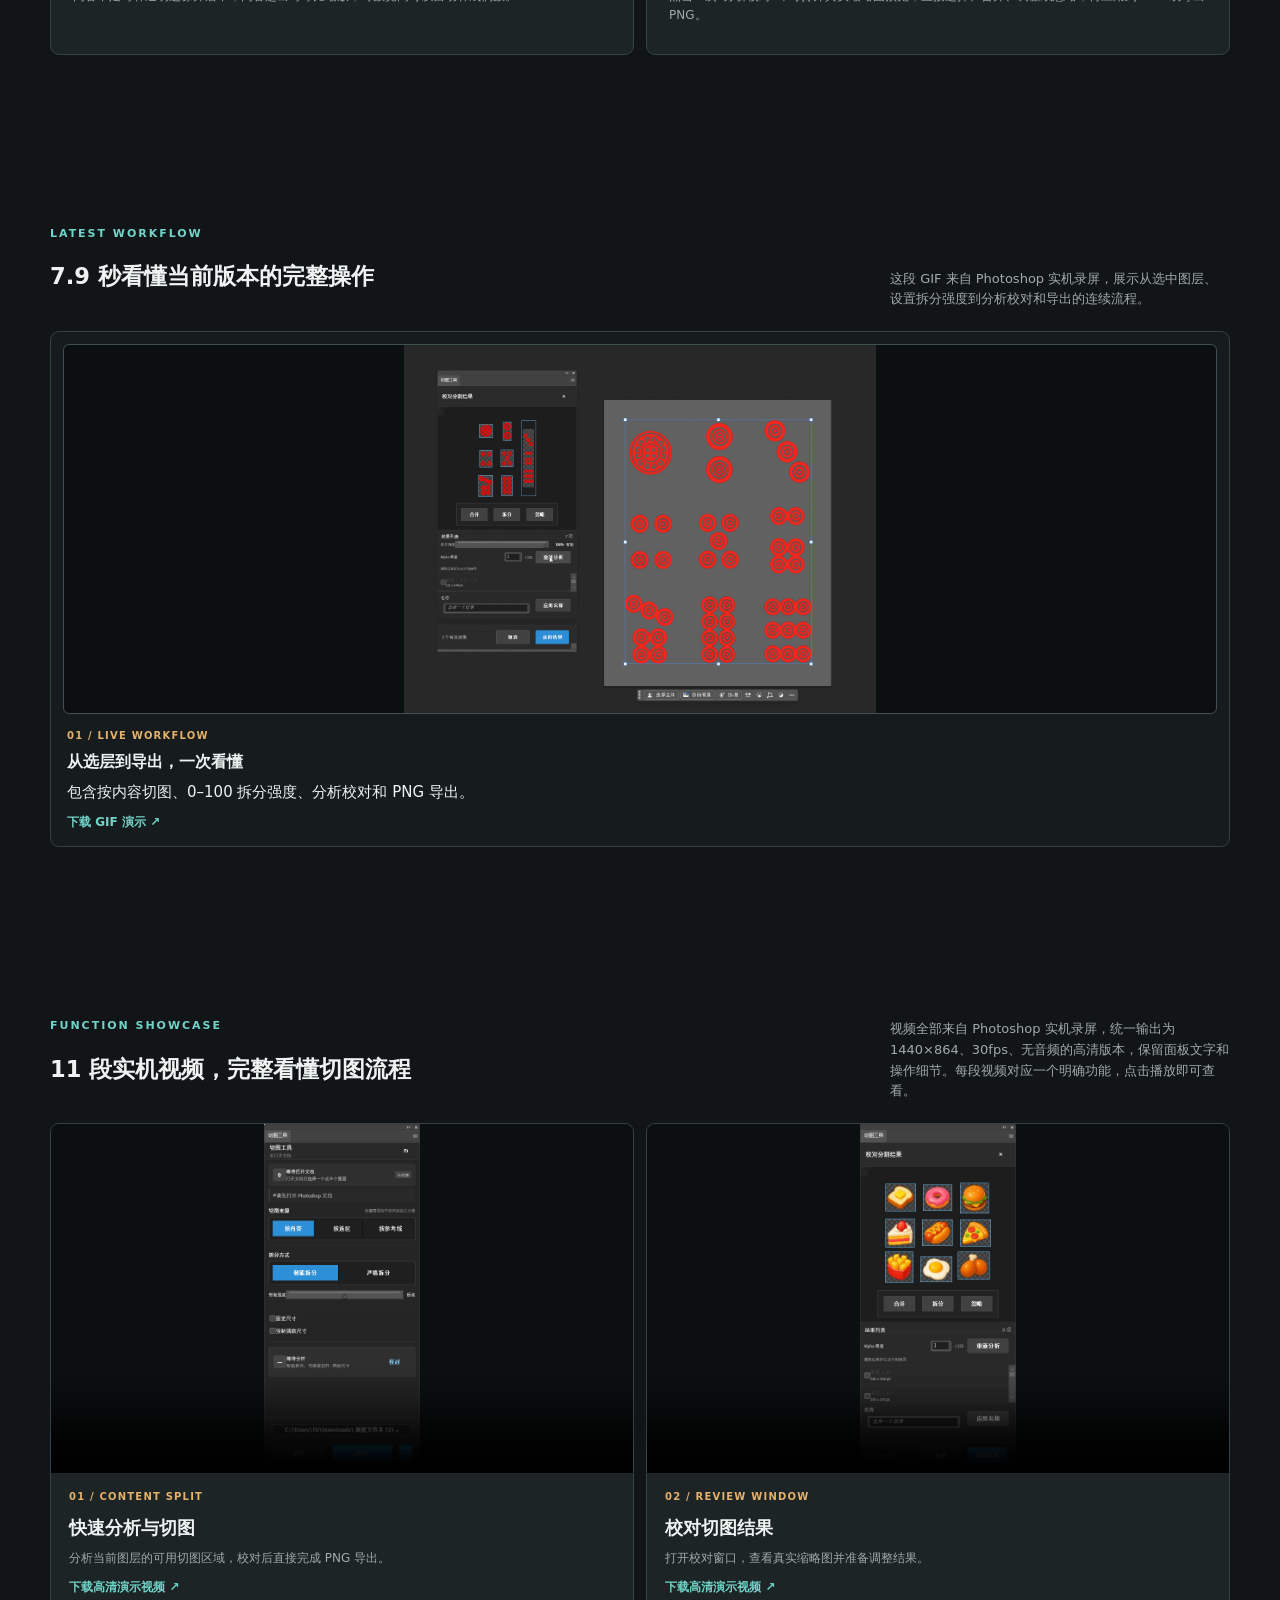
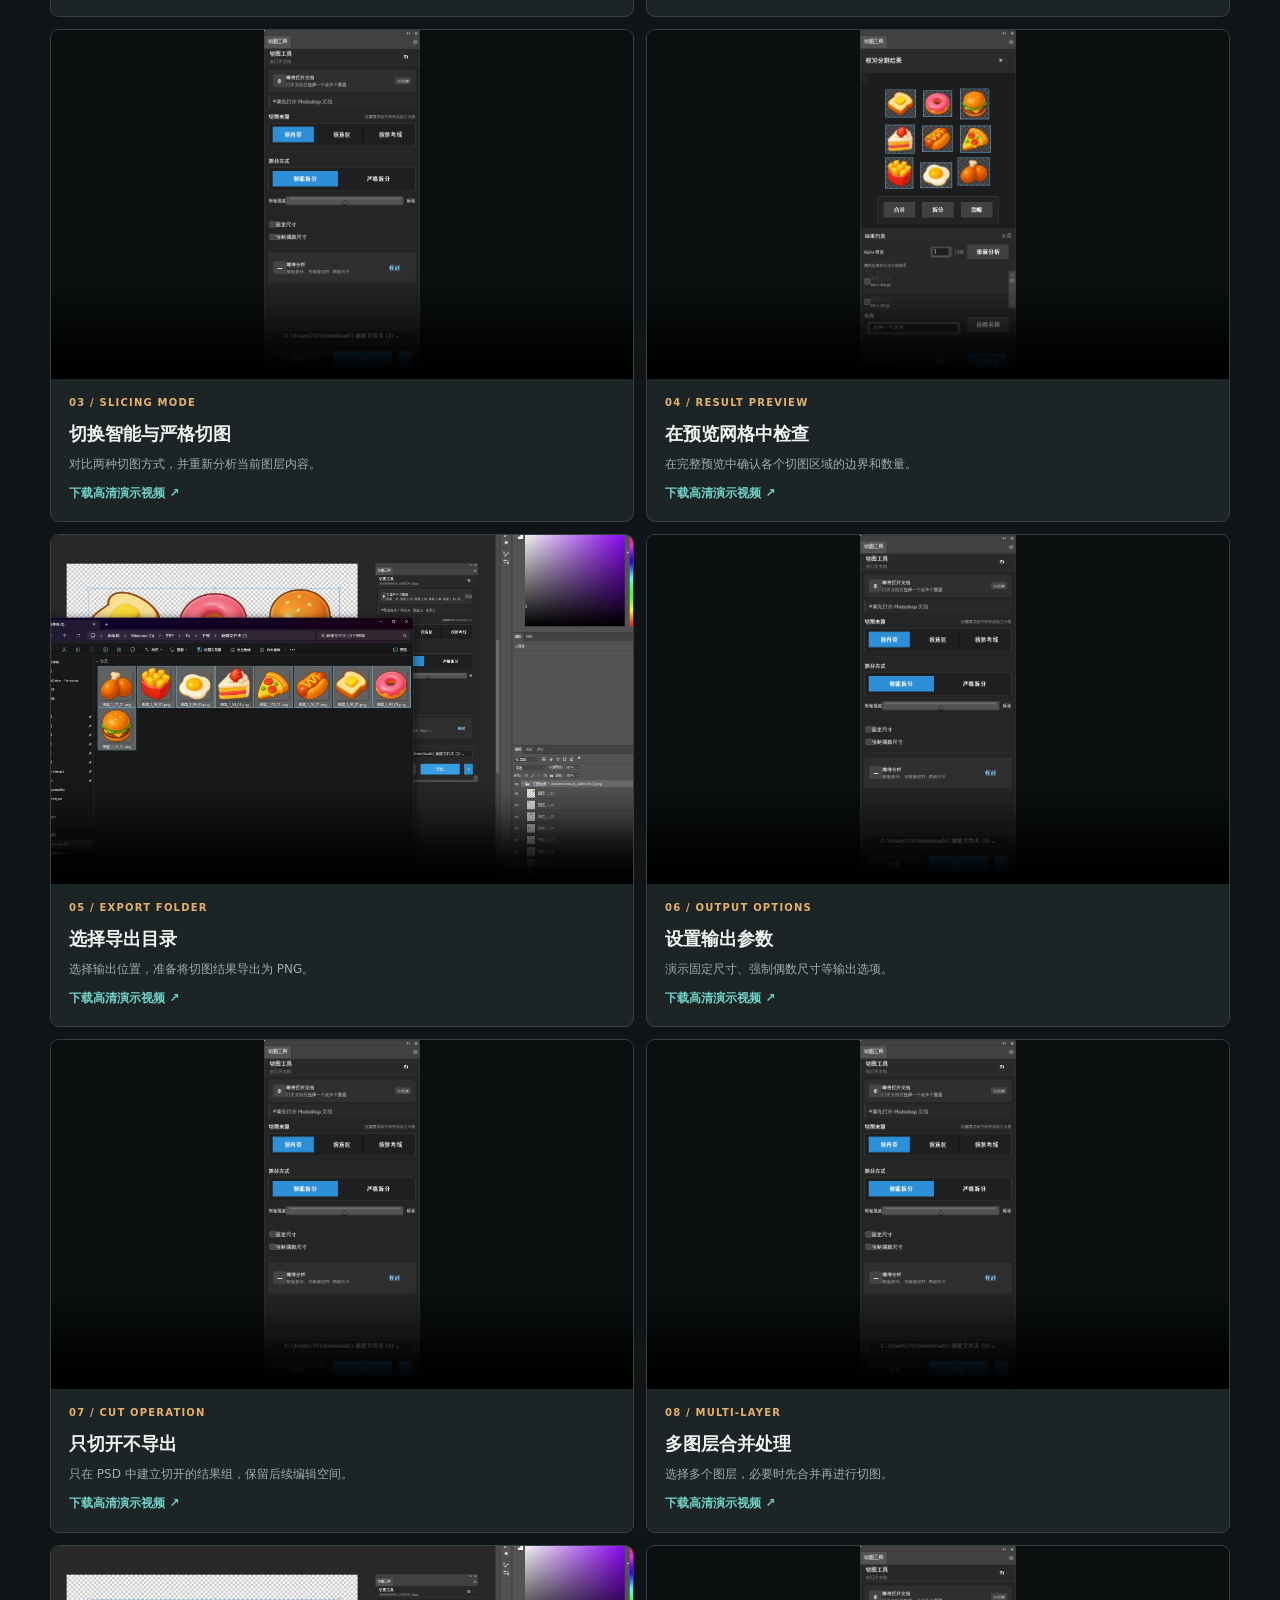
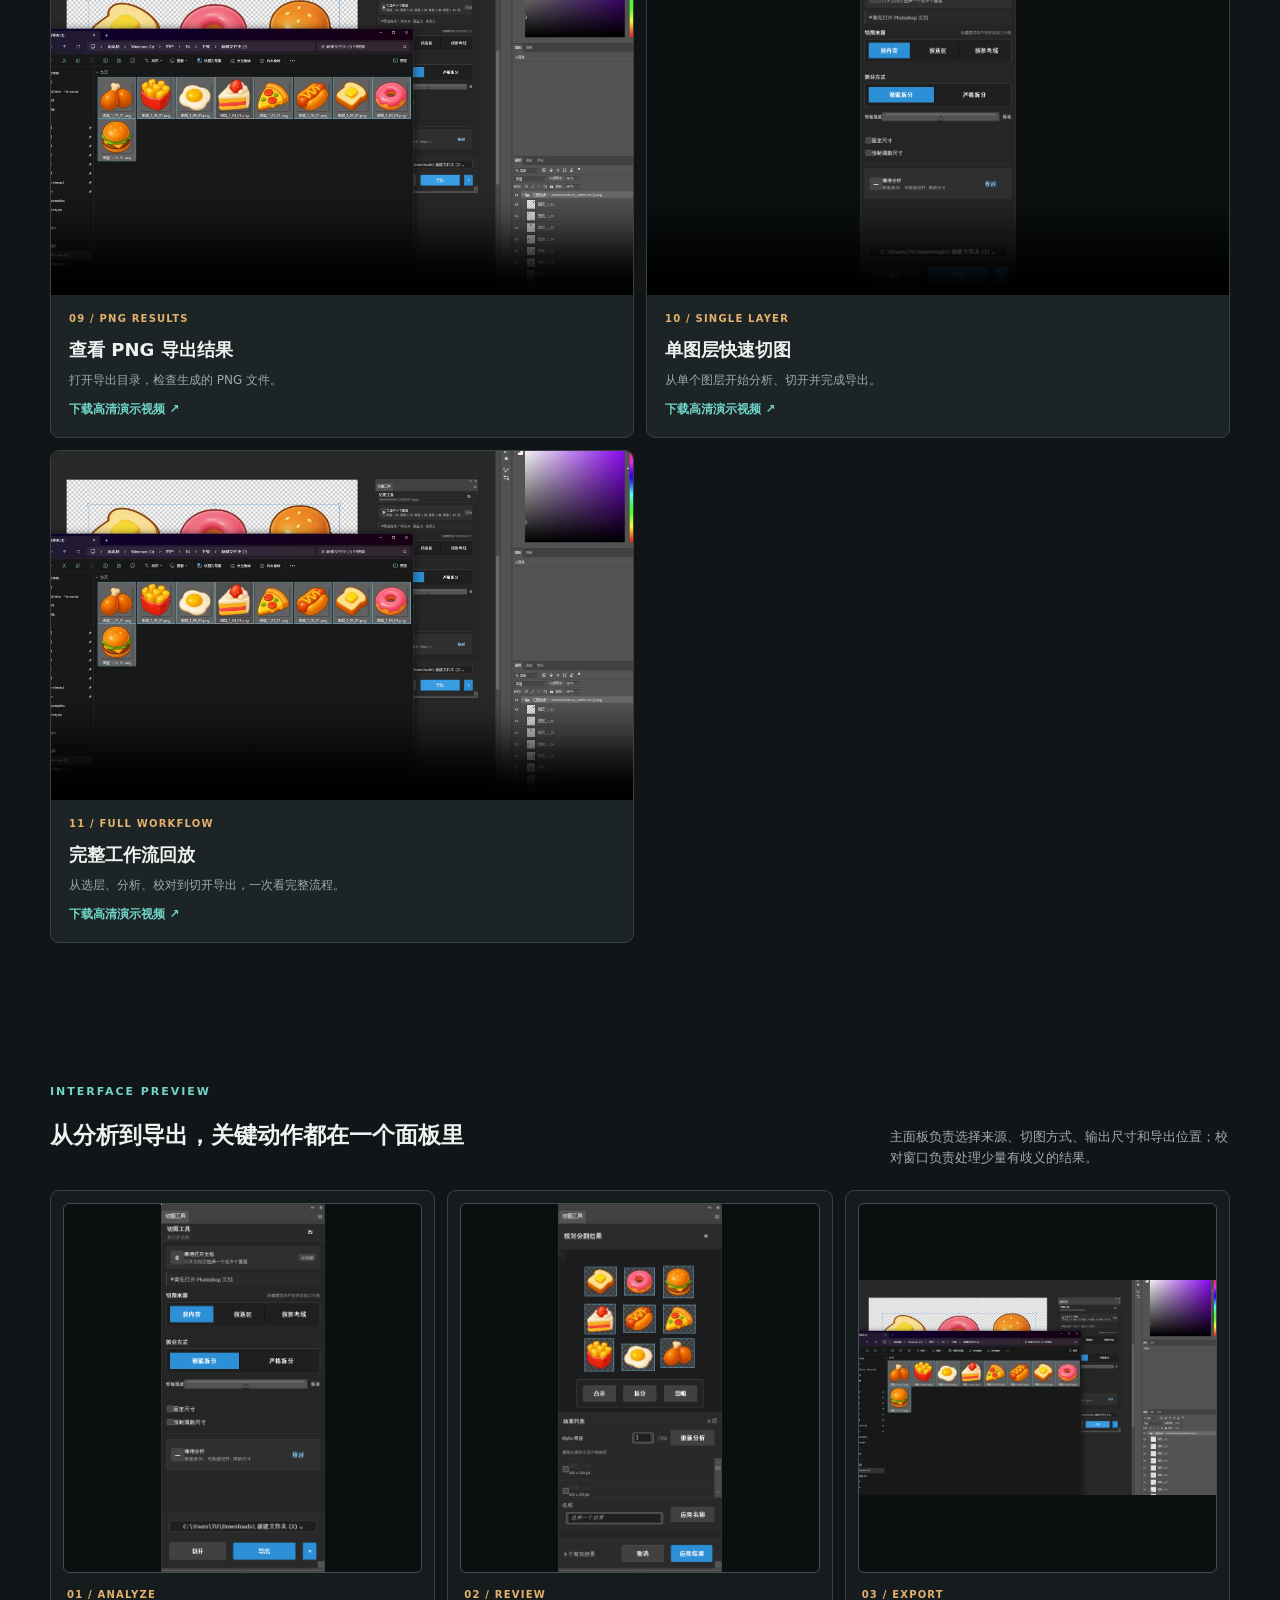
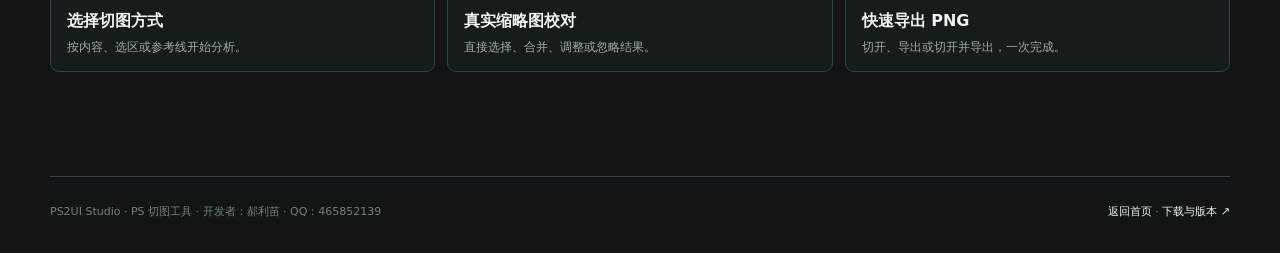
<file: ps-slicer.html>
<!doctype html>
<html lang="zh-CN">
  <head>
    <meta charset="UTF-8" />
    <meta name="viewport" content="width=device-width, initial-scale=1" />
    <meta name="theme-color" content="#111518" />
    <meta name="description" content="PS 切图工具：在 Photoshop 中快速完成切图区域分析、校对、尺寸设置和 PNG 导出。" />
    <title>PS 切图工具 | PS2UI Studio</title>
    <link rel="stylesheet" href="./styles.css" />
  </head>
  <body class="tool-page">
    <header class="site-header">
      <a class="wordmark" href="./" aria-label="PS2UI Studio 首页"><span class="wordmark-mark">P2</span><span>PS2UI <em>Studio</em></span></a>
      <nav class="site-nav" aria-label="主导航">
        <a href="./">首页</a>
        <a href="https://homer79980.github.io/PS2UI/">PS2UI</a>
        <a href="./ps-link.html">PS-Link</a>
        <a href="./pixel-color-bleed.html">Pixel Color Bleed</a>
        <a class="current" href="./ps-slicer.html" aria-current="page">PS 切图工具</a>
        <a href="./ps-offline-mask.html">离线抠图</a>
        <a href="./quick-export.html">快速导出</a>
      </nav>
      <a class="header-link" href="https://leowalker023.github.io/lnspiration/" target="_blank" rel="noreferrer">探索更多 <span aria-hidden="true">↗</span></a>
    </header>

    <main id="top">
      <section class="tool-page-hero section-shell">
        <div class="tool-page-copy">
          <p class="eyebrow">PS SLICER / 1.0.37</p>
          <h1>在 Photoshop 中，快速完成切图。</h1>
          <p class="hero-lead">PS 切图工具把常用切图步骤集中到同一面板，支持按内容、图层组、选区和参考线切图，可设置固定尺寸和偶数尺寸，并在导出前用真实缩略图快速校对。</p>
          <div class="hero-actions"><a class="button button-primary" href="https://github.com/Homer79980/ps-slicer-releases/releases/download/v1.0.37/com.tu.ps-slicer_PS.ccx">直接下载 CCX <span aria-hidden="true">↓</span></a><a class="button button-quiet" href="#demo-gif">查看实机演示 ↘</a></div>
          <div class="hero-facts" aria-label="PS 切图工具信息"><span><strong>1.0.37</strong> 当前版本</span><span><strong>PNG-only</strong> 默认导出</span><span><strong>24.4+</strong> Photoshop</span></div>
        </div>
        <div class="tool-page-visual ps-slicer-visual"><a href="./assets/ps-slicer-main-panel.png" target="_blank" rel="noreferrer"><img src="./assets/ps-slicer-main-panel.png" alt="PS 切图工具 Photoshop 主面板，显示切图方式、固定尺寸和导出区域" /></a></div>
      </section>

      <section id="download" class="section-shell tool-download">
        <div class="tool-download-copy">
          <p class="eyebrow">DOWNLOAD</p>
          <h2>下载一个 CCX，安装后就能开始切图</h2>
          <p>双击 CCX 完成安装，重启 Photoshop 后从“增效工具 &gt; 切图工具”打开。终端用户不需要 Node.js 或 UXP 开发工具。</p>
          <div class="tool-download-actions"><a class="button button-primary" href="https://github.com/Homer79980/ps-slicer-releases/releases/download/v1.0.37/com.tu.ps-slicer_PS.ccx">下载 v1.0.37 CCX</a><a class="button button-quiet" href="https://github.com/Homer79980/ps-slicer-releases/releases/tag/v1.0.37" target="_blank" rel="noreferrer">查看 Release ↗</a></div>
          <p class="tool-note">Windows 11 + Photoshop 27.8.0 已验证；最低支持 Photoshop 24.4。v1.0.37 将智能拆分收敛为 0–100 拆分强度：0 为严格拆分，按内容且大于 0 时自动识别高置信度纯色背景。</p>
        </div>
        <aside class="download-spec" aria-label="PS 切图工具版本信息"><span>CURRENT RELEASE</span><strong>PS 切图工具 1.0.37</strong><small>Photoshop 24.4+<br />73,916 bytes · CCX 安装包</small></aside>
      </section>

      <section class="section-shell tool-detail-grid">
        <article class="tool-detail"><span class="guide-kicker">01 / SLICE</span><h3>一个滑杆控制拆分强度</h3><p>按内容切图时，0 为严格拆分；向右提高智能强度，自动合并具有共同视觉关系的碎片，并识别高置信度纯色背景。</p></article>
        <article class="tool-detail"><span class="guide-kicker">02 / LAYERS</span><h3>图层组也能直接处理</h3><p>选中一个组会递归处理组内可见末级图层；需要先合成再处理时，开启“合并选中图层后处理”。</p></article>
        <article class="tool-detail"><span class="guide-kicker">03 / OUTPUT</span><h3>固定尺寸和偶数尺寸</h3><p>内容不足时补透明边缘并居中，内容超出时等比缩放；奇数宽高可以自动补成偶数。</p></article>
        <article class="tool-detail"><span class="guide-kicker">04 / REVIEW</span><h3>分析校对一步完成</h3><p>点击一次“分析校对”即可打开真实缩略图预览，直接选择、合并、调整或忽略，再应用到 PSD 或导出 PNG。</p></article>
      </section>

      <section id="demo-gif" class="section-shell ps-slicer-showcase">
        <div class="panel-gallery-heading">
          <div><p class="eyebrow">LATEST WORKFLOW</p><h2>7.9 秒看懂当前版本的完整操作</h2></div>
          <p>这段 GIF 来自 Photoshop 实机录屏，展示从选中图层、设置拆分强度到分析校对和导出的连续流程。</p>
        </div>
        <div class="panel-gallery ps-slicer-gallery">
          <figure class="panel-shot" style="grid-column: 1 / -1"><div class="panel-shot-image"><a href="./assets/ps-slicer-workflow.gif" target="_blank" rel="noreferrer"><img src="./assets/ps-slicer-workflow.gif" loading="lazy" alt="PS 切图工具 1.0.37 Photoshop 实机操作演示 GIF" /></a></div><figcaption><span class="panel-shot-kicker">01 / LIVE WORKFLOW</span><strong>从选层到导出，一次看懂</strong><span>包含按内容切图、0–100 拆分强度、分析校对和 PNG 导出。</span><a class="video-download" href="./assets/ps-slicer-workflow.gif" download>下载 GIF 演示 ↗</a></figcaption></figure>
        </div>
      </section>

      <section id="demos" class="section-shell ps-slicer-demos">
        <div class="panel-gallery-heading">
          <div><p class="eyebrow">FUNCTION SHOWCASE</p><h2>11 段实机视频，完整看懂切图流程</h2></div>
          <p>视频全部来自 Photoshop 实机录屏，统一输出为 1440×864、30fps、无音频的高清版本，保留面板文字和操作细节。每段视频对应一个明确功能，点击播放即可查看。</p>
        </div>
        <div class="ps-slicer-demo-grid">
          <article class="ps-slicer-demo">
            <video controls preload="metadata" playsinline poster="./assets/ps-slicer-main-panel.png"><source src="./assets/ps-slicer-demo-01.mp4" type="video/mp4" />你的浏览器不支持 HTML5 视频播放。</video>
            <div class="ps-slicer-demo-copy"><span class="panel-shot-kicker">01 / CONTENT SPLIT</span><h3>快速分析与切图</h3><p>分析当前图层的可用切图区域，校对后直接完成 PNG 导出。</p><a class="video-download" href="./assets/ps-slicer-demo-01.mp4" download>下载高清演示视频 ↗</a></div>
          </article>
          <article class="ps-slicer-demo">
            <video controls preload="metadata" playsinline poster="./assets/ps-slicer-review.png"><source src="./assets/ps-slicer-demo-02.mp4" type="video/mp4" />你的浏览器不支持 HTML5 视频播放。</video>
            <div class="ps-slicer-demo-copy"><span class="panel-shot-kicker">02 / REVIEW WINDOW</span><h3>校对切图结果</h3><p>打开校对窗口，查看真实缩略图并准备调整结果。</p><a class="video-download" href="./assets/ps-slicer-demo-02.mp4" download>下载高清演示视频 ↗</a></div>
          </article>
          <article class="ps-slicer-demo">
            <video controls preload="metadata" playsinline poster="./assets/ps-slicer-main-panel.png"><source src="./assets/ps-slicer-demo-03.mp4" type="video/mp4" />你的浏览器不支持 HTML5 视频播放。</video>
            <div class="ps-slicer-demo-copy"><span class="panel-shot-kicker">03 / SLICING MODE</span><h3>切换智能与严格切图</h3><p>对比两种切图方式，并重新分析当前图层内容。</p><a class="video-download" href="./assets/ps-slicer-demo-03.mp4" download>下载高清演示视频 ↗</a></div>
          </article>
          <article class="ps-slicer-demo">
            <video controls preload="metadata" playsinline poster="./assets/ps-slicer-review.png"><source src="./assets/ps-slicer-demo-04.mp4" type="video/mp4" />你的浏览器不支持 HTML5 视频播放。</video>
            <div class="ps-slicer-demo-copy"><span class="panel-shot-kicker">04 / RESULT PREVIEW</span><h3>在预览网格中检查</h3><p>在完整预览中确认各个切图区域的边界和数量。</p><a class="video-download" href="./assets/ps-slicer-demo-04.mp4" download>下载高清演示视频 ↗</a></div>
          </article>
          <article class="ps-slicer-demo">
            <video controls preload="metadata" playsinline poster="./assets/ps-slicer-export.jpg"><source src="./assets/ps-slicer-demo-05.mp4" type="video/mp4" />你的浏览器不支持 HTML5 视频播放。</video>
            <div class="ps-slicer-demo-copy"><span class="panel-shot-kicker">05 / EXPORT FOLDER</span><h3>选择导出目录</h3><p>选择输出位置，准备将切图结果导出为 PNG。</p><a class="video-download" href="./assets/ps-slicer-demo-05.mp4" download>下载高清演示视频 ↗</a></div>
          </article>
          <article class="ps-slicer-demo">
            <video controls preload="metadata" playsinline poster="./assets/ps-slicer-main-panel.png"><source src="./assets/ps-slicer-demo-06.mp4" type="video/mp4" />你的浏览器不支持 HTML5 视频播放。</video>
            <div class="ps-slicer-demo-copy"><span class="panel-shot-kicker">06 / OUTPUT OPTIONS</span><h3>设置输出参数</h3><p>演示固定尺寸、强制偶数尺寸等输出选项。</p><a class="video-download" href="./assets/ps-slicer-demo-06.mp4" download>下载高清演示视频 ↗</a></div>
          </article>
          <article class="ps-slicer-demo">
            <video controls preload="metadata" playsinline poster="./assets/ps-slicer-main-panel.png"><source src="./assets/ps-slicer-demo-07.mp4" type="video/mp4" />你的浏览器不支持 HTML5 视频播放。</video>
            <div class="ps-slicer-demo-copy"><span class="panel-shot-kicker">07 / CUT OPERATION</span><h3>只切开不导出</h3><p>只在 PSD 中建立切开的结果组，保留后续编辑空间。</p><a class="video-download" href="./assets/ps-slicer-demo-07.mp4" download>下载高清演示视频 ↗</a></div>
          </article>
          <article class="ps-slicer-demo">
            <video controls preload="metadata" playsinline poster="./assets/ps-slicer-main-panel.png"><source src="./assets/ps-slicer-demo-08.mp4" type="video/mp4" />你的浏览器不支持 HTML5 视频播放。</video>
            <div class="ps-slicer-demo-copy"><span class="panel-shot-kicker">08 / MULTI-LAYER</span><h3>多图层合并处理</h3><p>选择多个图层，必要时先合并再进行切图。</p><a class="video-download" href="./assets/ps-slicer-demo-08.mp4" download>下载高清演示视频 ↗</a></div>
          </article>
          <article class="ps-slicer-demo">
            <video controls preload="metadata" playsinline poster="./assets/ps-slicer-export.jpg"><source src="./assets/ps-slicer-demo-09.mp4" type="video/mp4" />你的浏览器不支持 HTML5 视频播放。</video>
            <div class="ps-slicer-demo-copy"><span class="panel-shot-kicker">09 / PNG RESULTS</span><h3>查看 PNG 导出结果</h3><p>打开导出目录，检查生成的 PNG 文件。</p><a class="video-download" href="./assets/ps-slicer-demo-09.mp4" download>下载高清演示视频 ↗</a></div>
          </article>
          <article class="ps-slicer-demo">
            <video controls preload="metadata" playsinline poster="./assets/ps-slicer-main-panel.png"><source src="./assets/ps-slicer-demo-10.mp4" type="video/mp4" />你的浏览器不支持 HTML5 视频播放。</video>
            <div class="ps-slicer-demo-copy"><span class="panel-shot-kicker">10 / SINGLE LAYER</span><h3>单图层快速切图</h3><p>从单个图层开始分析、切开并完成导出。</p><a class="video-download" href="./assets/ps-slicer-demo-10.mp4" download>下载高清演示视频 ↗</a></div>
          </article>
          <article class="ps-slicer-demo">
            <video controls preload="metadata" playsinline poster="./assets/ps-slicer-export.jpg"><source src="./assets/ps-slicer-demo-11.mp4" type="video/mp4" />你的浏览器不支持 HTML5 视频播放。</video>
            <div class="ps-slicer-demo-copy"><span class="panel-shot-kicker">11 / FULL WORKFLOW</span><h3>完整工作流回放</h3><p>从选层、分析、校对到切开导出，一次看完整流程。</p><a class="video-download" href="./assets/ps-slicer-demo-11.mp4" download>下载高清演示视频 ↗</a></div>
          </article>
        </div>
      </section>

      <section class="section-shell ps-slicer-showcase">
        <div class="panel-gallery-heading">
          <div><p class="eyebrow">INTERFACE PREVIEW</p><h2>从分析到导出，关键动作都在一个面板里</h2></div>
          <p>主面板负责选择来源、切图方式、输出尺寸和导出位置；校对窗口负责处理少量有歧义的结果。</p>
        </div>
        <div class="panel-gallery ps-slicer-gallery">
          <figure class="panel-shot"><div class="panel-shot-image"><a href="./assets/ps-slicer-main-panel.png" target="_blank" rel="noreferrer"><img src="./assets/ps-slicer-main-panel.png" loading="lazy" alt="PS 切图工具主面板" /></a></div><figcaption><span class="panel-shot-kicker">01 / ANALYZE</span><strong>选择切图方式</strong><span>按内容、选区或参考线开始分析。</span></figcaption></figure>
          <figure class="panel-shot"><div class="panel-shot-image"><a href="./assets/ps-slicer-review.png" target="_blank" rel="noreferrer"><img src="./assets/ps-slicer-review.png" loading="lazy" alt="PS 切图工具校对切图结果窗口" /></a></div><figcaption><span class="panel-shot-kicker">02 / REVIEW</span><strong>真实缩略图校对</strong><span>直接选择、合并、调整或忽略结果。</span></figcaption></figure>
          <figure class="panel-shot"><div class="panel-shot-image"><a href="./assets/ps-slicer-export.jpg" target="_blank" rel="noreferrer"><img src="./assets/ps-slicer-export.jpg" loading="lazy" alt="PS 切图工具导出 PNG 文件夹" /></a></div><figcaption><span class="panel-shot-kicker">03 / EXPORT</span><strong>快速导出 PNG</strong><span>切开、导出或切开并导出，一次完成。</span></figcaption></figure>
        </div>
      </section>
    </main>

    <footer class="site-footer section-shell"><span>PS2UI Studio · PS 切图工具 · 开发者：郝利苗 · QQ：465852139</span><span><a href="./">返回首页</a> · <a href="https://github.com/Homer79980/ps-slicer-releases/releases/latest" target="_blank" rel="noreferrer">下载与版本 ↗</a></span></footer>
  </body>
</html>
</file>
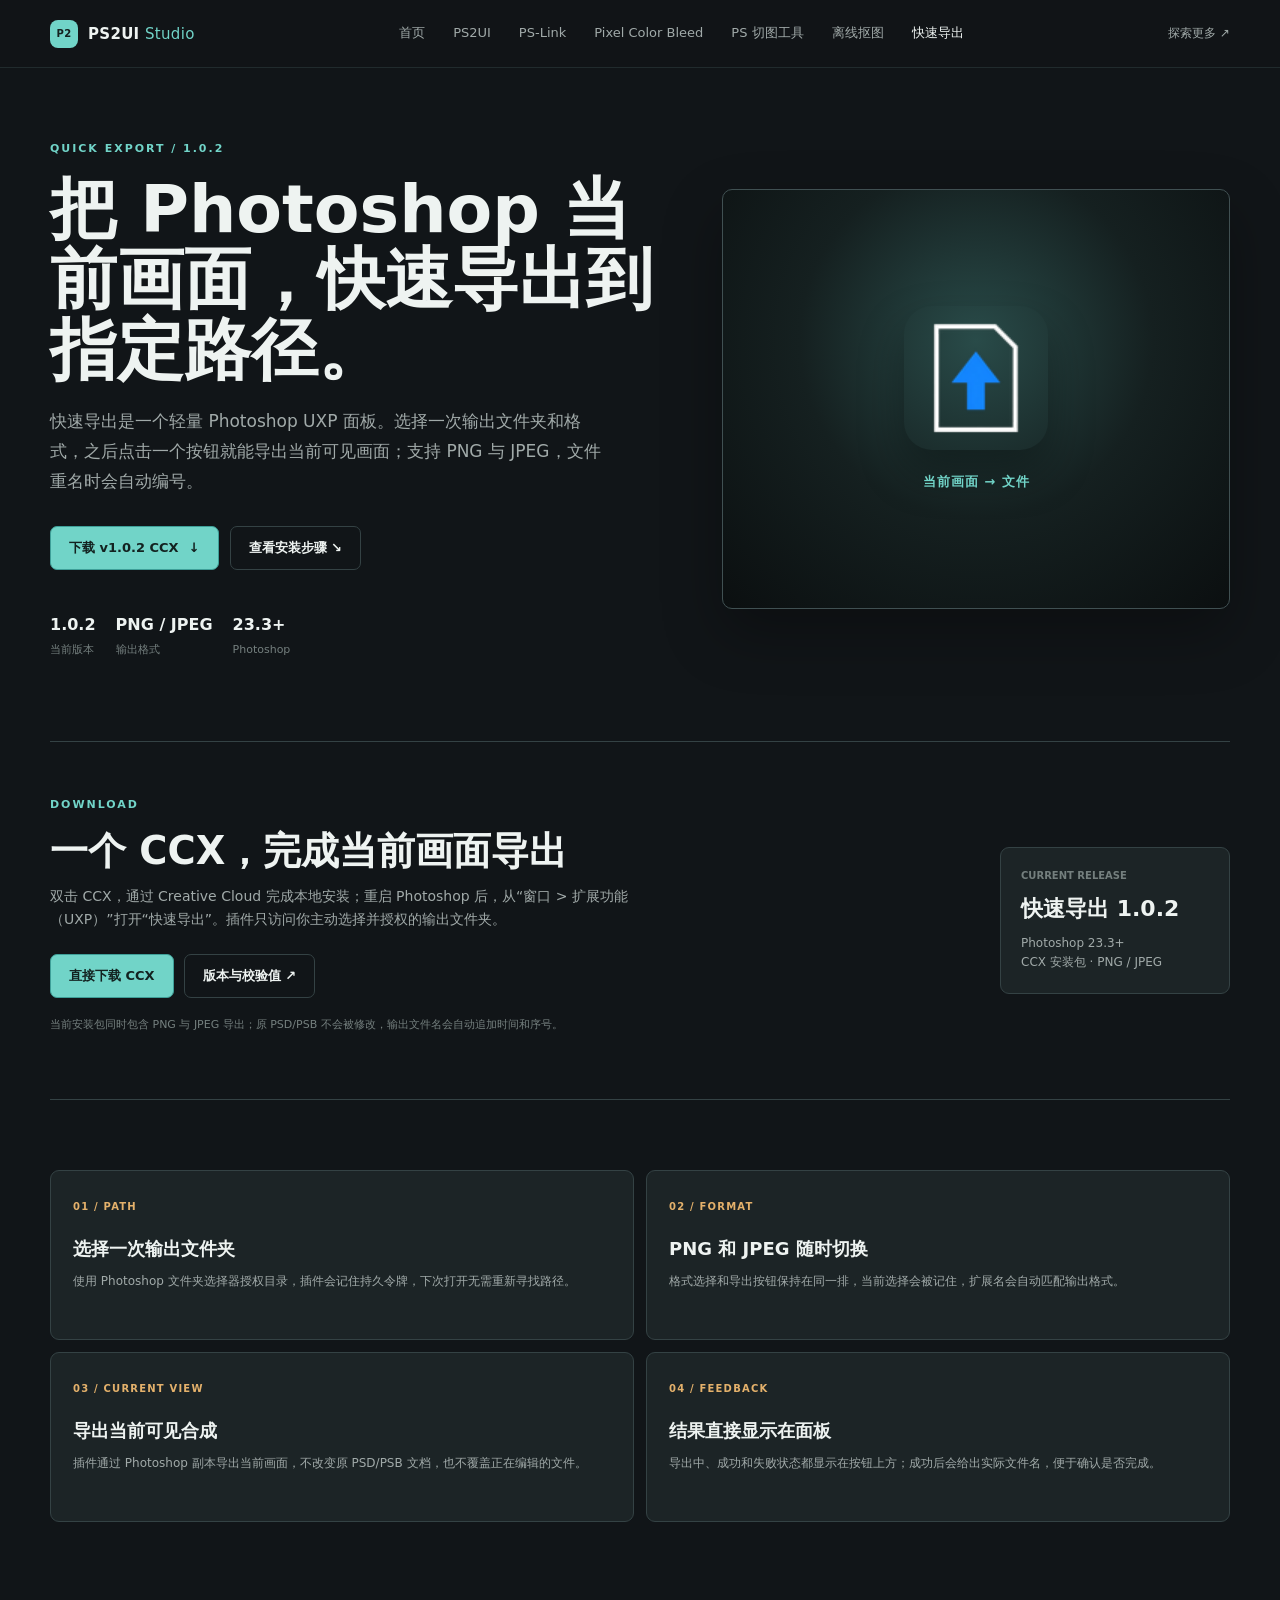
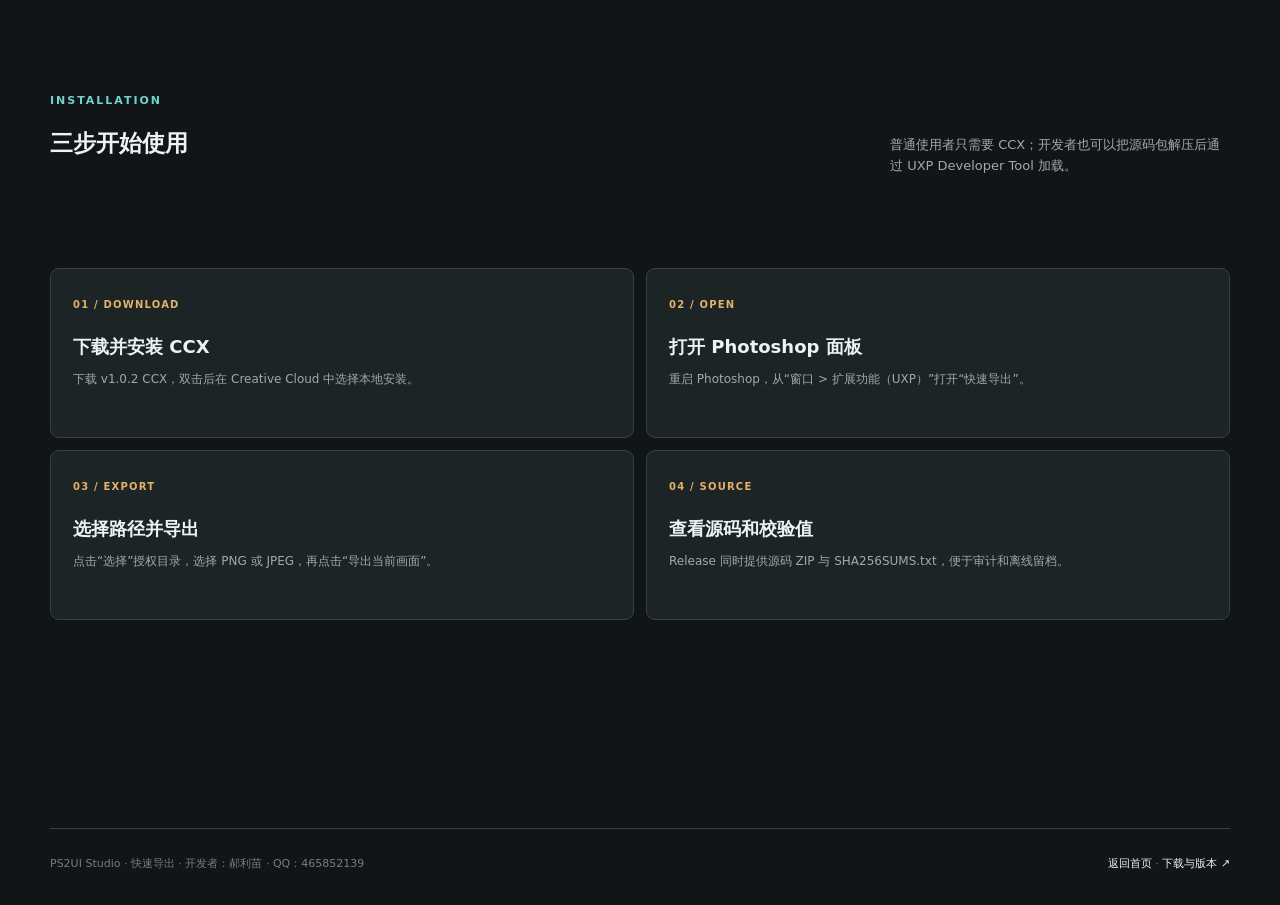
<file: quick-export.html>
<!doctype html>
<html lang="zh-CN">
  <head>
    <meta charset="UTF-8" />
    <meta name="viewport" content="width=device-width, initial-scale=1" />
    <meta name="theme-color" content="#111518" />
    <meta name="description" content="快速导出：在 Photoshop 中选择一次路径和格式，把当前画面快速导出为 PNG 或 JPEG。" />
    <title>快速导出 | PS2UI Studio</title>
    <link rel="stylesheet" href="./styles.css" />
  </head>
  <body class="tool-page">
    <header class="site-header">
      <a class="wordmark" href="./" aria-label="PS2UI Studio 首页"><span class="wordmark-mark">P2</span><span>PS2UI <em>Studio</em></span></a>
      <nav class="site-nav" aria-label="主导航">
        <a href="./">首页</a>
        <a href="https://homer79980.github.io/PS2UI/">PS2UI</a>
        <a href="./ps-link.html">PS-Link</a>
        <a href="./pixel-color-bleed.html">Pixel Color Bleed</a>
        <a href="./ps-slicer.html">PS 切图工具</a>
        <a href="./ps-offline-mask.html">离线抠图</a>
        <a class="current" href="./quick-export.html" aria-current="page">快速导出</a>
      </nav>
      <a class="header-link" href="https://leowalker023.github.io/lnspiration/" target="_blank" rel="noreferrer">探索更多 <span aria-hidden="true">↗</span></a>
    </header>

    <main id="top">
      <section class="tool-page-hero section-shell">
        <div class="tool-page-copy">
          <p class="eyebrow">QUICK EXPORT / 1.0.2</p>
          <h1>把 Photoshop 当前画面，快速导出到指定路径。</h1>
          <p class="hero-lead">快速导出是一个轻量 Photoshop UXP 面板。选择一次输出文件夹和格式，之后点击一个按钮就能导出当前可见画面；支持 PNG 与 JPEG，文件重名时会自动编号。</p>
          <div class="hero-actions"><a class="button button-primary" href="https://github.com/Homer79980/quick-export-releases/releases/download/v1.0.2/quick-export-1.0.2.ccx">下载 v1.0.2 CCX <span aria-hidden="true">↓</span></a><a class="button button-quiet" href="#install">查看安装步骤 ↘</a></div>
          <div class="hero-facts" aria-label="快速导出信息"><span><strong>1.0.2</strong> 当前版本</span><span><strong>PNG / JPEG</strong> 输出格式</span><span><strong>23.3+</strong> Photoshop</span></div>
        </div>
        <div class="tool-page-visual quick-export-visual"><a href="./assets/quick-export-icon.png" target="_blank" rel="noreferrer"><img src="./assets/quick-export-icon.png" alt="快速导出 Photoshop 插件图标" /></a><span>当前画面 → 文件</span></div>
      </section>

      <section id="download" class="section-shell tool-download">
        <div class="tool-download-copy">
          <p class="eyebrow">DOWNLOAD</p>
          <h2>一个 CCX，完成当前画面导出</h2>
          <p>双击 CCX，通过 Creative Cloud 完成本地安装；重启 Photoshop 后，从“窗口 &gt; 扩展功能（UXP）”打开“快速导出”。插件只访问你主动选择并授权的输出文件夹。</p>
          <div class="tool-download-actions"><a class="button button-primary" href="https://github.com/Homer79980/quick-export-releases/releases/download/v1.0.2/quick-export-1.0.2.ccx">直接下载 CCX</a><a class="button button-quiet" href="https://github.com/Homer79980/quick-export-releases/releases/tag/v1.0.2" target="_blank" rel="noreferrer">版本与校验值 ↗</a></div>
          <p class="tool-note">当前安装包同时包含 PNG 与 JPEG 导出；原 PSD/PSB 不会被修改，输出文件名会自动追加时间和序号。</p>
        </div>
        <aside class="download-spec" aria-label="快速导出版本信息"><span>CURRENT RELEASE</span><strong>快速导出 1.0.2</strong><small>Photoshop 23.3+<br />CCX 安装包 · PNG / JPEG</small></aside>
      </section>

      <section class="section-shell tool-detail-grid">
        <article class="tool-detail"><span class="guide-kicker">01 / PATH</span><h3>选择一次输出文件夹</h3><p>使用 Photoshop 文件夹选择器授权目录，插件会记住持久令牌，下次打开无需重新寻找路径。</p></article>
        <article class="tool-detail"><span class="guide-kicker">02 / FORMAT</span><h3>PNG 和 JPEG 随时切换</h3><p>格式选择和导出按钮保持在同一排，当前选择会被记住，扩展名会自动匹配输出格式。</p></article>
        <article class="tool-detail"><span class="guide-kicker">03 / CURRENT VIEW</span><h3>导出当前可见合成</h3><p>插件通过 Photoshop 副本导出当前画面，不改变原 PSD/PSB 文档，也不覆盖正在编辑的文件。</p></article>
        <article class="tool-detail"><span class="guide-kicker">04 / FEEDBACK</span><h3>结果直接显示在面板</h3><p>导出中、成功和失败状态都显示在按钮上方；成功后会给出实际文件名，便于确认是否完成。</p></article>
      </section>

      <section id="install" class="section-shell ps-slicer-showcase">
        <div class="panel-gallery-heading">
          <div><p class="eyebrow">INSTALLATION</p><h2>三步开始使用</h2></div>
          <p>普通使用者只需要 CCX；开发者也可以把源码包解压后通过 UXP Developer Tool 加载。</p>
        </div>
        <div class="tool-detail-grid">
          <article class="tool-detail"><span class="guide-kicker">01 / DOWNLOAD</span><h3>下载并安装 CCX</h3><p>下载 v1.0.2 CCX，双击后在 Creative Cloud 中选择本地安装。</p></article>
          <article class="tool-detail"><span class="guide-kicker">02 / OPEN</span><h3>打开 Photoshop 面板</h3><p>重启 Photoshop，从“窗口 &gt; 扩展功能（UXP）”打开“快速导出”。</p></article>
          <article class="tool-detail"><span class="guide-kicker">03 / EXPORT</span><h3>选择路径并导出</h3><p>点击“选择”授权目录，选择 PNG 或 JPEG，再点击“导出当前画面”。</p></article>
          <article class="tool-detail"><span class="guide-kicker">04 / SOURCE</span><h3>查看源码和校验值</h3><p>Release 同时提供源码 ZIP 与 SHA256SUMS.txt，便于审计和离线留档。</p></article>
        </div>
      </section>
    </main>

    <footer class="site-footer section-shell"><span>PS2UI Studio · 快速导出 · 开发者：郝利苗 · QQ：465852139</span><span><a href="./">返回首页</a> · <a href="https://github.com/Homer79980/quick-export-releases/releases/tag/v1.0.2" target="_blank" rel="noreferrer">下载与版本 ↗</a></span></footer>
  </body>
</html>
</file>
<file: styles.css>
:root {
  --ink: #eef3f1;
  --muted: #a1aaa9;
  --quiet: #747f7e;
  --bg: #111518;
  --band: #171d1f;
  --surface: #1c2426;
  --surface-2: #232c2e;
  --line: #344244;
  --teal: #71d4c8;
  --teal-deep: #3e9f98;
  --amber: #e4b16b;
  --coral: #e2776d;
}

* { box-sizing: border-box; }

html { scroll-behavior: smooth; }

body {
  margin: 0;
  color: var(--ink);
  background: var(--bg);
  font-family: Inter, ui-sans-serif, system-ui, -apple-system, BlinkMacSystemFont, "Segoe UI", "Microsoft YaHei", sans-serif;
  font-size: 15px;
  line-height: 1.6;
}

a { color: inherit; text-decoration: none; }

.section-shell { width: min(1180px, calc(100% - 48px)); margin: 0 auto; }

.site-header {
  position: sticky;
  top: 0;
  z-index: 10;
  display: flex;
  align-items: center;
  justify-content: space-between;
  gap: 24px;
  min-height: 68px;
  padding: 0 max(24px, calc((100vw - 1180px) / 2));
  border-bottom: 1px solid rgba(112, 143, 142, 0.18);
  background: rgba(17, 21, 24, 0.94);
  backdrop-filter: blur(14px);
}

.wordmark { display: inline-flex; align-items: center; gap: 10px; font-size: 15px; font-weight: 700; letter-spacing: .02em; }
.wordmark em { color: var(--teal); font-style: normal; font-weight: 500; }
.wordmark-mark { display: grid; place-items: center; width: 28px; height: 28px; border-radius: 8px; color: #14211f; background: var(--teal); font-size: 10px; font-weight: 800; }
.site-nav { display: flex; gap: 28px; color: var(--muted); font-size: 13px; }
.site-nav a:hover, .header-link:hover, .text-link:hover { color: var(--teal); }
.site-nav a.current { color: var(--ink); }
.header-link { flex: 0 0 auto; color: var(--muted); font-size: 12px; white-space: nowrap; }

.hero { display: grid; grid-template-columns: minmax(0, .92fr) minmax(420px, 1.08fr); align-items: center; gap: 76px; min-height: 620px; padding-top: 68px; padding-bottom: 76px; }
.eyebrow { margin: 0 0 16px; color: var(--teal); font-size: 11px; font-weight: 700; letter-spacing: .18em; }
h1, h2, h3, p { margin-top: 0; }
h1 { max-width: 620px; margin-bottom: 22px; font-size: clamp(42px, 5.2vw, 72px); line-height: 1.06; letter-spacing: 0; }
.hero-lead { max-width: 560px; margin-bottom: 30px; color: var(--muted); font-size: 17px; line-height: 1.75; }
.hero-actions { display: flex; flex-wrap: wrap; gap: 11px; }
.button { display: inline-flex; align-items: center; justify-content: center; gap: 10px; min-height: 44px; padding: 0 18px; border: 1px solid var(--line); border-radius: 7px; font-size: 13px; font-weight: 700; }
.button-primary { border-color: var(--teal-deep); color: #132220; background: var(--teal); }
.button-primary:hover { background: #8ce2d8; }
.button-quiet { color: var(--ink); background: transparent; }
.button-quiet:hover { border-color: var(--teal-deep); color: var(--teal); }
.hero-facts { display: flex; flex-wrap: wrap; gap: 20px; margin-top: 42px; color: var(--quiet); font-size: 11px; }
.hero-facts strong { display: block; margin-bottom: 3px; color: var(--ink); font-size: 16px; font-variant-numeric: tabular-nums; }

.hero-visual { min-width: 0; }
.visual-window { overflow: hidden; border: 1px solid #405052; border-radius: 12px; background: var(--surface); box-shadow: 0 25px 70px rgba(0, 0, 0, .32); }
.visual-window-bar { display: flex; align-items: center; gap: 6px; height: 40px; padding: 0 16px; border-bottom: 1px solid var(--line); color: #8d9997; background: #182022; font-size: 10px; }
.visual-window-bar span { width: 7px; height: 7px; border-radius: 50%; background: #56605f; }
.visual-window-bar span:first-child { background: var(--coral); }
.visual-window-bar span:nth-child(2) { background: var(--amber); }
.visual-window-bar span:nth-child(3) { background: var(--teal); }
.visual-window-bar b { margin-left: 8px; font-weight: 600; letter-spacing: .06em; }
.visual-window-body { display: grid; grid-template-columns: 148px minmax(0, 1fr); min-height: 360px; }
.visual-sidebar { padding: 22px 14px; border-right: 1px solid var(--line); background: #192022; }
.sidebar-label { display: block; margin-bottom: 10px; color: #6f7c7a; font-size: 9px; font-weight: 700; letter-spacing: .14em; }
.sidebar-label.lower { margin-top: 28px; }
.sidebar-item { display: block; padding: 8px 9px; border-radius: 5px; color: #87918f; font-size: 11px; }
.sidebar-item.active { color: var(--ink); background: #2b4746; }
.target-chip { display: inline-block; margin: 0 4px 6px 0; padding: 3px 6px; border: 1px solid #3d5554; border-radius: 999px; color: #8cc3bd; font-size: 9px; }
.visual-stage { display: flex; flex-direction: column; justify-content: center; min-width: 0; padding: 30px 34px; background: #202729; }
.stage-caption, .stage-footer { display: flex; justify-content: space-between; gap: 16px; color: #8c9997; font-size: 10px; }
.stage-caption b { color: var(--teal); font-weight: 600; }
.slice-art { display: grid; grid-template-columns: 26% 48% 26%; grid-template-rows: 29% 42% 29%; width: min(100%, 390px); aspect-ratio: 1.9; margin: 24px auto; border: 1px solid #74cfc6; background: #315b58; box-shadow: 0 14px 28px rgba(0, 0, 0, .25); }
.slice-art i { display: block; border: 1px solid rgba(164, 238, 230, .3); background: #407772; }
.slice-art i:nth-child(2), .slice-art i:nth-child(4), .slice-art i:nth-child(6), .slice-art i:nth-child(8) { background: #4e9189; }
.slice-art i:nth-child(5) { background: #65a8a0; }
.stage-footer { justify-content: flex-start; align-items: center; flex-wrap: wrap; }
.stage-dot, .live-dot { display: inline-block; width: 7px; height: 7px; border-radius: 50%; background: var(--teal); box-shadow: 0 0 0 3px rgba(113, 212, 200, .12); }
.stage-size { margin-left: auto; color: #6c7b79; }

.release-band { display: flex; justify-content: space-between; gap: 24px; padding: 15px max(24px, calc((100vw - 1180px) / 2)); border-top: 1px solid var(--line); border-bottom: 1px solid var(--line); color: var(--muted); background: var(--band); font-size: 12px; }
.release-band > div:first-child { display: flex; align-items: center; gap: 10px; color: var(--ink); }
.release-band-note { color: var(--quiet); }

.content-section { padding-top: 104px; padding-bottom: 104px; }
.section-heading { display: flex; align-items: end; justify-content: space-between; gap: 48px; margin-bottom: 36px; }
.section-heading.compact { margin-bottom: 28px; }
.section-heading h2 { margin-bottom: 0; font-size: clamp(28px, 3vw, 42px); line-height: 1.15; }
.section-heading > p { max-width: 390px; margin-bottom: 3px; color: var(--muted); font-size: 13px; }
.text-link { color: var(--teal); font-size: 12px; font-weight: 700; white-space: nowrap; }
.product-grid { display: grid; grid-template-columns: repeat(3, minmax(0, 1fr)); gap: 12px; }
.product-card { display: flex; flex-direction: column; min-height: 258px; padding: 22px; border: 1px solid var(--line); border-radius: 9px; background: var(--surface); }
.product-card:hover { border-color: #50706e; background: var(--surface-2); }
.product-card-featured { border-color: #5b9f98; background: #203331; }
.product-card-featured:hover { border-color: var(--teal); background: #27413f; }
.product-card-featured .product-icon { border-color: var(--teal); color: #112321; background: var(--teal); }
.product-card-featured .product-kind { color: var(--amber); }
.product-top { display: flex; align-items: flex-start; justify-content: space-between; gap: 16px; }
.product-icon { display: grid; place-items: center; width: 32px; height: 32px; border: 1px solid #4a6664; border-radius: 8px; color: var(--teal); background: #243a39; font-size: 10px; font-weight: 800; letter-spacing: .04em; }
.product-kind { color: var(--quiet); font-size: 10px; text-align: right; }
.product-card h3 { margin: 24px 0 6px; font-size: 20px; }
.product-host { min-height: 42px; color: var(--muted); font-size: 12px; }
.product-description { margin: 0; color: var(--quiet); font-size: 12px; line-height: 1.55; }
.product-meta { display: flex; align-items: center; justify-content: space-between; gap: 10px; margin-top: auto; padding-top: 20px; border-top: 1px solid #303b3d; }
.product-version { color: var(--teal); font-size: 12px; font-weight: 700; font-variant-numeric: tabular-nums; }
.product-download { color: var(--ink); font-size: 12px; font-weight: 700; }
.product-download:hover { color: var(--teal); }
.loading-state { grid-column: 1 / -1; padding: 28px; border: 1px dashed var(--line); color: var(--muted); text-align: center; }
.error-state { color: var(--coral); }

.installer-showcase { border-top: 1px solid var(--line); }
.installer-gallery { display: grid; grid-template-columns: repeat(2, minmax(0, 1fr)); gap: 12px; }
.installer-shot { min-width: 0; margin: 0; padding: 12px; border: 1px solid var(--line); border-radius: 9px; background: #161c1e; }
.installer-shot-main { grid-column: 1 / -1; }
.installer-shot-image { display: flex; align-items: center; justify-content: center; width: 100%; overflow: hidden; aspect-ratio: 1.3; border: 1px solid #405052; border-radius: 6px; background: #0b0f10; }
.installer-shot-main .installer-shot-image { max-height: 720px; aspect-ratio: 1.64; }
.installer-shot-image img { display: block; width: 100%; height: 100%; object-fit: contain; }
.installer-shot figcaption { display: flex; flex-direction: column; gap: 5px; padding: 14px 4px 2px; }
.installer-shot strong { font-size: 16px; }
.installer-shot figcaption span:last-child { color: var(--muted); font-size: 12px; }

.workflow-section { border-top: 1px solid var(--line); }
.workflow-line { display: grid; grid-template-columns: repeat(3, 1fr); gap: 0; border-top: 1px solid var(--line); }
.workflow-step { min-height: 204px; padding: 24px 28px 20px 0; border-right: 1px solid var(--line); }
.workflow-step + .workflow-step { padding-left: 28px; }
.workflow-step:last-child { border-right: 0; }
.step-number { color: var(--amber); font-size: 11px; font-weight: 700; letter-spacing: .12em; }
.workflow-step h3 { margin: 24px 0 8px; font-size: 17px; }
.workflow-step p { max-width: 260px; margin-bottom: 0; color: var(--muted); font-size: 12px; }

.tutorial-section { border-top: 1px solid var(--line); }
.tutorial-video { display: grid; grid-template-columns: minmax(220px, .72fr) minmax(0, 1.28fr); align-items: stretch; gap: 30px; margin-bottom: 38px; padding: 22px; border: 1px solid var(--line); border-radius: 9px; background: linear-gradient(115deg, #1b2527 0%, #182022 100%); }
.tutorial-video-copy { display: flex; flex-direction: column; justify-content: center; min-width: 0; }
.tutorial-video-copy .eyebrow { margin-bottom: 12px; }
.tutorial-video-copy h3 { max-width: 340px; margin-bottom: 12px; font-size: clamp(21px, 2.4vw, 30px); line-height: 1.2; }
.tutorial-video-copy p:not(.eyebrow) { max-width: 380px; margin-bottom: 22px; color: var(--muted); font-size: 13px; }
.tutorial-video-details { display: flex; align-items: center; justify-content: space-between; flex-wrap: wrap; gap: 12px; color: var(--quiet); font-size: 11px; }
.video-download { color: var(--teal); font-weight: 700; }
.video-download:hover { color: var(--ink); }
.tutorial-video-frame { min-width: 0; overflow: hidden; aspect-ratio: 16 / 9; border: 1px solid #405052; border-radius: 7px; background: #0b0f10; box-shadow: 0 18px 34px rgba(0, 0, 0, .22); }
.tutorial-video-frame video { display: block; width: 100%; height: 100%; background: #0b0f10; object-fit: contain; }
.panel-gallery-heading { display: flex; align-items: end; justify-content: space-between; gap: 28px; margin: 46px 0 18px; }
.panel-gallery-heading h3 { margin-bottom: 0; font-size: clamp(21px, 2.4vw, 30px); line-height: 1.2; }
.panel-gallery-heading > p { max-width: 340px; margin-bottom: 3px; color: var(--muted); font-size: 13px; }
.panel-gallery { display: grid; grid-template-columns: repeat(3, minmax(0, 1fr)); gap: 12px; margin-bottom: 38px; }
.panel-shot { min-width: 0; margin: 0; padding: 12px; border: 1px solid var(--line); border-radius: 9px; background: #161c1e; }
.panel-shot-image { display: flex; align-items: flex-start; justify-content: center; height: 620px; overflow: hidden; border: 1px solid #405052; border-radius: 6px; background: #0b0f10; }
.panel-shot-image a { display: flex; align-items: flex-start; justify-content: center; width: 100%; height: 100%; }
.panel-shot-image img { display: block; width: 100%; height: 100%; object-fit: contain; }
.panel-shot figcaption { display: flex; flex-direction: column; gap: 5px; padding: 14px 4px 2px; }
.panel-shot-kicker { color: var(--amber); font-size: 10px; font-weight: 700; letter-spacing: .12em; }
.panel-shot strong { font-size: 16px; }
.panel-shot figcaption span:last-child { color: var(--muted); font-size: 12px; }
.guide-grid { display: grid; grid-template-columns: repeat(3, 1fr); gap: 12px; }
.guide-item { display: flex; flex-direction: column; min-height: 180px; padding: 22px; border: 1px solid var(--line); border-radius: 9px; background: #161c1e; }
.guide-item:hover { border-color: #50706e; background: var(--surface); }
.guide-kicker { color: var(--amber); font-size: 10px; font-weight: 700; letter-spacing: .12em; }
.guide-item strong { margin: 24px 0 7px; font-size: 17px; }
.guide-item span:last-child { color: var(--muted); font-size: 12px; }

.tool-page-hero { display: grid; grid-template-columns: minmax(0, 1fr) minmax(340px, .84fr); align-items: center; gap: 68px; min-height: 620px; padding-top: 72px; padding-bottom: 82px; }
.tool-page-copy { min-width: 0; }
.tool-page-copy h1 { max-width: 660px; margin-bottom: 22px; }
.tool-page-visual { display: flex; align-items: flex-start; justify-content: center; min-width: 0; max-height: 590px; overflow: hidden; border: 1px solid #405052; border-radius: 10px; background: #0b0f10; box-shadow: 0 24px 60px rgba(0, 0, 0, .3); }
.tool-page-visual img { display: block; width: 100%; height: 100%; object-fit: contain; }
.tool-page-visual:not(.pixel-bleed-visual) img { width: auto; max-width: 100%; max-height: 590px; }
.pixel-bleed-visual { min-height: 500px; padding: 18px; background: #0f1415; }
.ps-slicer-visual { align-items: center; padding: 14px; background: #0d1015; }
.ps-slicer-visual a { display: flex; align-items: center; justify-content: center; width: 100%; height: 100%; }
.ps-slicer-visual img { width: 100% !important; max-width: 100% !important; max-height: 590px; object-fit: contain; }

.quick-export-visual { min-height: 420px; flex-direction: column; align-items: center; justify-content: center; gap: 22px; padding: 48px; background: radial-gradient(circle at 50% 36%, #294b49 0%, #152020 48%, #0b0f10 100%); }
.quick-export-visual a { display: flex; align-items: center; justify-content: center; }
.quick-export-visual img { width: 144px !important; height: 144px !important; max-height: none !important; border-radius: 28px; box-shadow: 0 22px 44px rgba(0, 0, 0, .34); }
.quick-export-visual span { color: var(--teal); font-size: 13px; font-weight: 700; letter-spacing: .08em; }
.download-spec { display: grid; gap: 12px; padding: 20px; border: 1px solid var(--line); border-radius: 9px; background: var(--surface); }
.download-spec span { color: var(--quiet); font-size: 10px; font-weight: 700; letter-spacing: 0; }
.download-spec strong { font-size: 22px; line-height: 1.2; }
.download-spec small { color: var(--muted); font-size: 12px; }
.tool-download { display: grid; grid-template-columns: minmax(0, 1fr) 230px; align-items: center; gap: 48px; padding-top: 54px; padding-bottom: 54px; border-top: 1px solid var(--line); border-bottom: 1px solid var(--line); }
.tool-download-copy h2 { max-width: 580px; margin-bottom: 12px; font-size: clamp(26px, 3vw, 42px); line-height: 1.15; }
.tool-download-copy > p:not(.eyebrow) { max-width: 620px; color: var(--muted); font-size: 14px; }
.tool-download-actions { display: flex; align-items: center; flex-wrap: wrap; gap: 10px; margin-top: 24px; }
.tool-note { margin-top: 18px; color: var(--quiet) !important; font-size: 11px !important; }
.qr-panel { display: flex; flex-direction: column; align-items: center; gap: 8px; padding: 16px; border: 1px solid var(--line); border-radius: 9px; background: var(--surface); text-align: center; }
.qr-panel img { display: block; width: 180px; height: 180px; padding: 8px; border-radius: 5px; background: #f2f5f2; }
.qr-panel strong { font-size: 14px; }
.qr-panel span { color: var(--muted); font-size: 11px; }
.tool-detail-grid { display: grid; grid-template-columns: repeat(2, minmax(0, 1fr)); gap: 12px; padding-top: 70px; padding-bottom: 104px; }
.tool-detail { min-height: 170px; padding: 22px; border: 1px solid var(--line); border-radius: 9px; background: var(--surface); }
.tool-detail h3 { margin: 18px 0 8px; font-size: 18px; }
.tool-detail p { margin-bottom: 0; color: var(--muted); font-size: 12px; }
.tool-explanation { display: grid; grid-template-columns: minmax(220px, .7fr) minmax(0, 1.3fr); align-items: end; gap: 48px; padding-top: 84px; padding-bottom: 0; }
.tool-explanation h2 { max-width: 390px; margin-bottom: 0; font-size: clamp(28px, 3.2vw, 44px); line-height: 1.12; }
.tool-explanation > p { max-width: 640px; margin-bottom: 2px; color: var(--muted); font-size: 14px; }
.ps-link-showcase { padding-top: 20px; padding-bottom: 94px; }
.ps-link-gallery { grid-template-columns: repeat(2, minmax(0, 1fr)); }
.ps-link-gallery .panel-shot-image { align-items: center; height: 480px; }
.ps-link-gallery .panel-shot-image a { align-items: center; }
.ps-link-gallery .panel-shot-image img { width: 100%; height: 100%; object-fit: contain; }
.ps-link-gallery .panel-shot-wide { grid-column: 1 / -1; }
.ps-link-gallery .panel-shot-wide .panel-shot-image { height: 520px; }
.ps-slicer-showcase { padding-top: 20px; padding-bottom: 104px; }
.ps-slicer-gallery { grid-template-columns: repeat(3, minmax(0, 1fr)); margin-bottom: 0; }
.ps-slicer-gallery .panel-shot-image { align-items: center; height: 370px; }
.ps-slicer-gallery .panel-shot-image a { align-items: center; }
.ps-slicer-gallery .panel-shot-image img { width: 100%; height: 100%; object-fit: contain; }
.ps-slicer-demos { padding-top: 20px; padding-bottom: 74px; }
.ps-slicer-demo-grid { display: grid; grid-template-columns: repeat(2, minmax(0, 1fr)); gap: 12px; }
.ps-slicer-demo { overflow: hidden; min-width: 0; border: 1px solid var(--line); border-radius: 9px; background: var(--surface); }
.ps-slicer-demo video { display: block; width: 100%; aspect-ratio: 5 / 3; background: #0b0f10; object-fit: contain; }
.ps-slicer-demo-copy { display: flex; flex-direction: column; align-items: flex-start; gap: 6px; padding: 16px 18px 18px; }
.ps-slicer-demo-copy h3 { margin: 3px 0 0; font-size: 18px; }
.ps-slicer-demo-copy p { margin: 0; color: var(--muted); font-size: 12px; }
.video-download { margin-top: 4px; color: var(--teal); font-size: 12px; text-decoration: none; }
.video-download:hover { color: var(--ink); }

/* Product portal */
.home-page .eyebrow { letter-spacing: 0; }
.home-hero { display: grid; grid-template-columns: minmax(0, .82fr) minmax(520px, 1.18fr); align-items: center; gap: 64px; min-height: 680px; padding-top: 58px; padding-bottom: 44px; }
.home-hero-copy { min-width: 0; }
.home-hero h1 { margin-bottom: 18px; font-size: clamp(54px, 7vw, 94px); line-height: .96; }
.home-hero-lead { max-width: 520px; margin-bottom: 28px; color: var(--muted); font-size: 18px; line-height: 1.75; }
.home-showcase { display: grid; grid-template-columns: minmax(0, 1.6fr) minmax(132px, .4fr); grid-template-rows: repeat(2, minmax(0, 1fr)); gap: 10px; min-width: 0; height: 470px; }
.home-shot { position: relative; overflow: hidden; min-width: 0; min-height: 0; margin: 0; border: 1px solid #405052; border-radius: 7px; background: #0b0f10; box-shadow: 0 22px 48px rgba(0, 0, 0, .24); }
.home-shot-wide { grid-row: 1 / -1; }
.home-shot img { display: block; width: 100%; height: 100%; object-fit: contain; }
.home-shot-wide img { object-fit: cover; object-position: center; }
.home-shot figcaption { position: absolute; right: 10px; bottom: 10px; left: 10px; padding: 7px 9px; border: 1px solid rgba(238, 243, 241, .14); border-radius: 5px; color: #f5f7f6; background: rgba(11, 15, 16, .88); font-size: 10px; font-weight: 700; }
.home-hero-meta { grid-column: 1 / -1; display: grid; grid-template-columns: .7fr 1fr 1.6fr; margin-top: 2px; padding-top: 18px; border-top: 1px solid var(--line); color: var(--quiet); font-size: 11px; }
.home-hero-meta span { padding-right: 20px; }
.home-hero-meta span + span { padding-left: 20px; border-left: 1px solid var(--line); }
.home-hero-meta strong { display: block; margin-bottom: 2px; color: var(--ink); font-size: 14px; }

.home-products { padding-top: 102px; padding-bottom: 110px; }
.home-section-heading { align-items: end; margin-bottom: 42px; }
.home-section-heading h2 { max-width: 620px; }
.home-product-grid { display: grid; grid-template-columns: repeat(2, minmax(0, 1fr)); gap: 14px; }
.home-product-card { display: grid; grid-template-columns: minmax(220px, .92fr) minmax(0, 1.08fr); min-height: 340px; overflow: hidden; border: 1px solid var(--line); border-radius: 7px; background: var(--surface); }
.home-product-card:hover { border-color: #50706e; background: var(--surface-2); }
.home-product-featured { border-color: #4e7773; background: #1c2b2a; }
.home-product-visual { display: flex; align-items: center; justify-content: center; min-width: 0; min-height: 0; overflow: hidden; padding: 18px; border-right: 1px solid var(--line); background: #0c1112; }
.home-product-visual-light { background: #e9eeec; }
.home-product-visual img { display: block; width: 100%; height: 100%; max-height: 304px; object-fit: contain; transition: transform .25s ease; }
.home-product-card:hover .home-product-visual img { transform: scale(1.018); }
.home-product-body { display: flex; flex-direction: column; min-width: 0; padding: 24px; }
.home-product-topline { display: flex; align-items: center; justify-content: space-between; gap: 14px; color: var(--quiet); font-size: 10px; }
.home-product-topline strong { color: var(--amber); font-variant-numeric: tabular-nums; }
.home-product-card h3 { margin: 50px 0 10px; font-size: 26px; line-height: 1.08; }
.home-product-card p { margin-bottom: 24px; color: var(--muted); font-size: 12px; }
.home-product-card .text-link { margin-top: auto; }


.home-task-band { border-top: 1px solid var(--line); border-bottom: 1px solid var(--line); background: var(--band); }
.home-task-inner { display: grid; grid-template-columns: minmax(220px, .65fr) minmax(0, 1.35fr); gap: 72px; padding-top: 82px; padding-bottom: 82px; }
.home-task-intro h2 { max-width: 320px; margin-bottom: 0; font-size: clamp(30px, 3.4vw, 48px); line-height: 1.1; }
.home-task-list { border-top: 1px solid var(--line); }
.home-task-list a { display: grid; grid-template-columns: 34px minmax(0, 1fr) minmax(130px, .55fr) 24px; align-items: center; gap: 14px; min-height: 72px; border-bottom: 1px solid var(--line); }
.home-task-list a:hover { color: var(--teal); }
.home-task-list span { color: var(--amber); font-size: 10px; font-variant-numeric: tabular-nums; }
.home-task-list strong { color: var(--ink); font-size: 14px; }
.home-task-list em { color: var(--muted); font-size: 11px; font-style: normal; }
.home-task-list b { color: var(--quiet); font-weight: 500; }
.home-task-list a:hover b { color: var(--teal); transform: translateX(3px); }

.home-explore { display: flex; align-items: end; justify-content: space-between; gap: 42px; padding-top: 92px; padding-bottom: 92px; }
.home-explore h2 { margin-bottom: 10px; font-size: clamp(30px, 3.4vw, 48px); line-height: 1.1; }
.home-explore p:not(.eyebrow) { margin-bottom: 0; color: var(--muted); font-size: 13px; }

.site-footer { display: flex; justify-content: space-between; gap: 24px; padding-top: 26px; padding-bottom: 32px; border-top: 1px solid var(--line); color: var(--quiet); font-size: 11px; }
.site-footer a { color: var(--ink); text-decoration: none; }
.site-footer a:hover { color: var(--teal); }

@media (max-width: 900px) {
  .site-header { flex-wrap: wrap; gap: 8px 14px; padding: 10px 24px 0; }
  .site-nav { order: 3; width: calc(100% + 48px); margin: 0 -24px; padding: 0 24px; overflow-x: auto; gap: 4px; border-top: 1px solid rgba(112, 143, 142, .14); scrollbar-width: none; }
  .site-nav::-webkit-scrollbar { display: none; }
  .site-nav a { flex: 0 0 auto; padding: 10px 11px 9px; border-bottom: 2px solid transparent; white-space: nowrap; }
  .site-nav a.current { border-bottom-color: var(--teal); }
  .header-link { margin-left: auto; }
  .home-hero { grid-template-columns: 1fr; gap: 24px; min-height: auto; padding-top: 36px; padding-bottom: 24px; }
  .home-hero-copy { max-width: 680px; }
  .home-showcase { height: 280px; }
  .home-product-card { grid-template-columns: 1fr; }
  .home-product-visual { min-height: 300px; border-right: 0; border-bottom: 1px solid var(--line); }
  .home-product-card h3 { margin-top: 30px; }
  .home-task-inner { grid-template-columns: 1fr; gap: 34px; }
  .hero { grid-template-columns: 1fr; gap: 42px; min-height: auto; padding-top: 58px; }
  .hero-visual { max-width: 680px; }
  .tool-page-hero { grid-template-columns: 1fr; gap: 42px; min-height: auto; padding-top: 58px; }
  .tool-page-visual { max-width: 620px; }
  .tool-page-visual:not(.pixel-bleed-visual) { justify-self: start; }
  .product-grid { grid-template-columns: repeat(2, minmax(0, 1fr)); }
}

@media (max-width: 640px) {
  .section-shell { width: min(100% - 32px, 560px); }
  .site-header { flex-wrap: wrap; gap: 8px 14px; padding: 10px 16px 0; }
  .site-nav { order: 3; width: calc(100% + 32px); margin: 0 -16px; padding: 0 16px; overflow-x: auto; gap: 4px; border-top: 1px solid rgba(112, 143, 142, .14); scrollbar-width: none; }
  .site-nav::-webkit-scrollbar { display: none; }
  .site-nav a { flex: 0 0 auto; padding: 10px 11px 9px; border-bottom: 2px solid transparent; white-space: nowrap; }
  .site-nav a.current { border-bottom-color: var(--teal); }
  .header-link { margin-left: auto; }
  .home-hero { gap: 20px; padding-top: 32px; padding-bottom: 22px; }
  .home-hero h1 { font-size: 50px; }
  .home-hero-lead { font-size: 15px; }
  .home-showcase { grid-template-columns: 1fr 98px; height: 240px; }
  .home-shot figcaption { right: 6px; bottom: 6px; left: 6px; padding: 5px 6px; font-size: 9px; }
  .home-hero-meta { grid-template-columns: .55fr .8fr 1.65fr; padding-top: 10px; }
  .home-hero-meta span { padding: 4px 8px 0 0; font-size: 9px; }
  .home-hero-meta span + span { padding-left: 8px; border-left: 1px solid var(--line); }
  .home-hero-meta strong { font-size: 11px; }
  .home-products { padding-top: 68px; padding-bottom: 72px; }
  .home-product-grid { grid-template-columns: 1fr; }
  .home-product-visual { min-height: 280px; }
  .home-product-body { padding: 22px; }
  .home-product-card h3 { margin-top: 28px; }
  .home-task-inner { gap: 28px; padding-top: 58px; padding-bottom: 58px; }
  .home-task-list a { grid-template-columns: 28px minmax(0, 1fr) 20px; min-height: 78px; }
  .home-task-list em { grid-column: 2; }
  .home-task-list b { grid-column: 3; grid-row: 1 / span 2; }
  .home-explore { display: block; padding-top: 64px; padding-bottom: 64px; }
  .home-explore .button { margin-top: 24px; }
  h1 { font-size: 42px; }
  .hero-lead { font-size: 15px; }
  .hero-facts { gap: 14px; }
  .visual-window-body { grid-template-columns: 1fr; }
  .visual-sidebar { display: none; }
  .visual-stage { padding: 24px 18px; }
  .tool-page-visual { max-height: 560px; }
  .pixel-bleed-visual { min-height: 380px; padding: 12px; }
  .tool-download { grid-template-columns: 1fr; gap: 28px; padding-top: 40px; padding-bottom: 40px; }
  .qr-panel { justify-self: start; }
  .tool-detail-grid { grid-template-columns: 1fr; padding-top: 46px; padding-bottom: 68px; }
  .tool-explanation { grid-template-columns: 1fr; gap: 18px; padding-top: 58px; }
  .release-band { flex-direction: column; gap: 5px; padding-left: 16px; padding-right: 16px; }
  .section-heading { display: block; }
  .section-heading > p { margin-top: 18px; }
  .tutorial-video { grid-template-columns: 1fr; gap: 20px; margin-bottom: 28px; padding: 16px; }
  .tutorial-video-copy h3 { max-width: none; }
  .tutorial-video-copy p:not(.eyebrow) { max-width: none; }
  .panel-gallery-heading { display: block; margin-top: 34px; }
  .panel-gallery-heading > p { max-width: none; margin-top: 12px; }
  .panel-gallery { grid-template-columns: 1fr; }
  .panel-shot-image { height: min(720px, 178vw); }
  .installer-gallery { grid-template-columns: 1fr; }
  .installer-shot-main { grid-column: auto; }
  .installer-shot-image, .installer-shot-main .installer-shot-image { max-height: none; }
  .installer-shot-main .installer-shot-image { aspect-ratio: 1.372; }
  .installer-shot:nth-child(2) .installer-shot-image { aspect-ratio: 1.161; }
  .installer-shot:nth-child(3) .installer-shot-image { aspect-ratio: 1.079; }
  .ps-link-gallery { grid-template-columns: 1fr; }
  .ps-link-gallery .panel-shot-wide { grid-column: auto; }
  .ps-link-gallery .panel-shot-image, .ps-link-gallery .panel-shot-wide .panel-shot-image { height: min(620px, 150vw); }
  .ps-slicer-gallery { grid-template-columns: 1fr; }
  .ps-slicer-gallery .panel-shot-image { height: auto; min-height: 260px; aspect-ratio: 4 / 3; }
  .ps-slicer-demo-grid { grid-template-columns: 1fr; }
  .product-grid, .guide-grid { grid-template-columns: 1fr; }
  .workflow-line { grid-template-columns: 1fr; }
  .workflow-step, .workflow-step + .workflow-step { min-height: auto; padding: 22px 0; border-right: 0; border-bottom: 1px solid var(--line); }
  .workflow-step:last-child { border-bottom: 0; }
  .site-footer { display: block; }
  .site-footer span { display: block; }
  .site-footer span + span { margin-top: 8px; }
}
</file>
